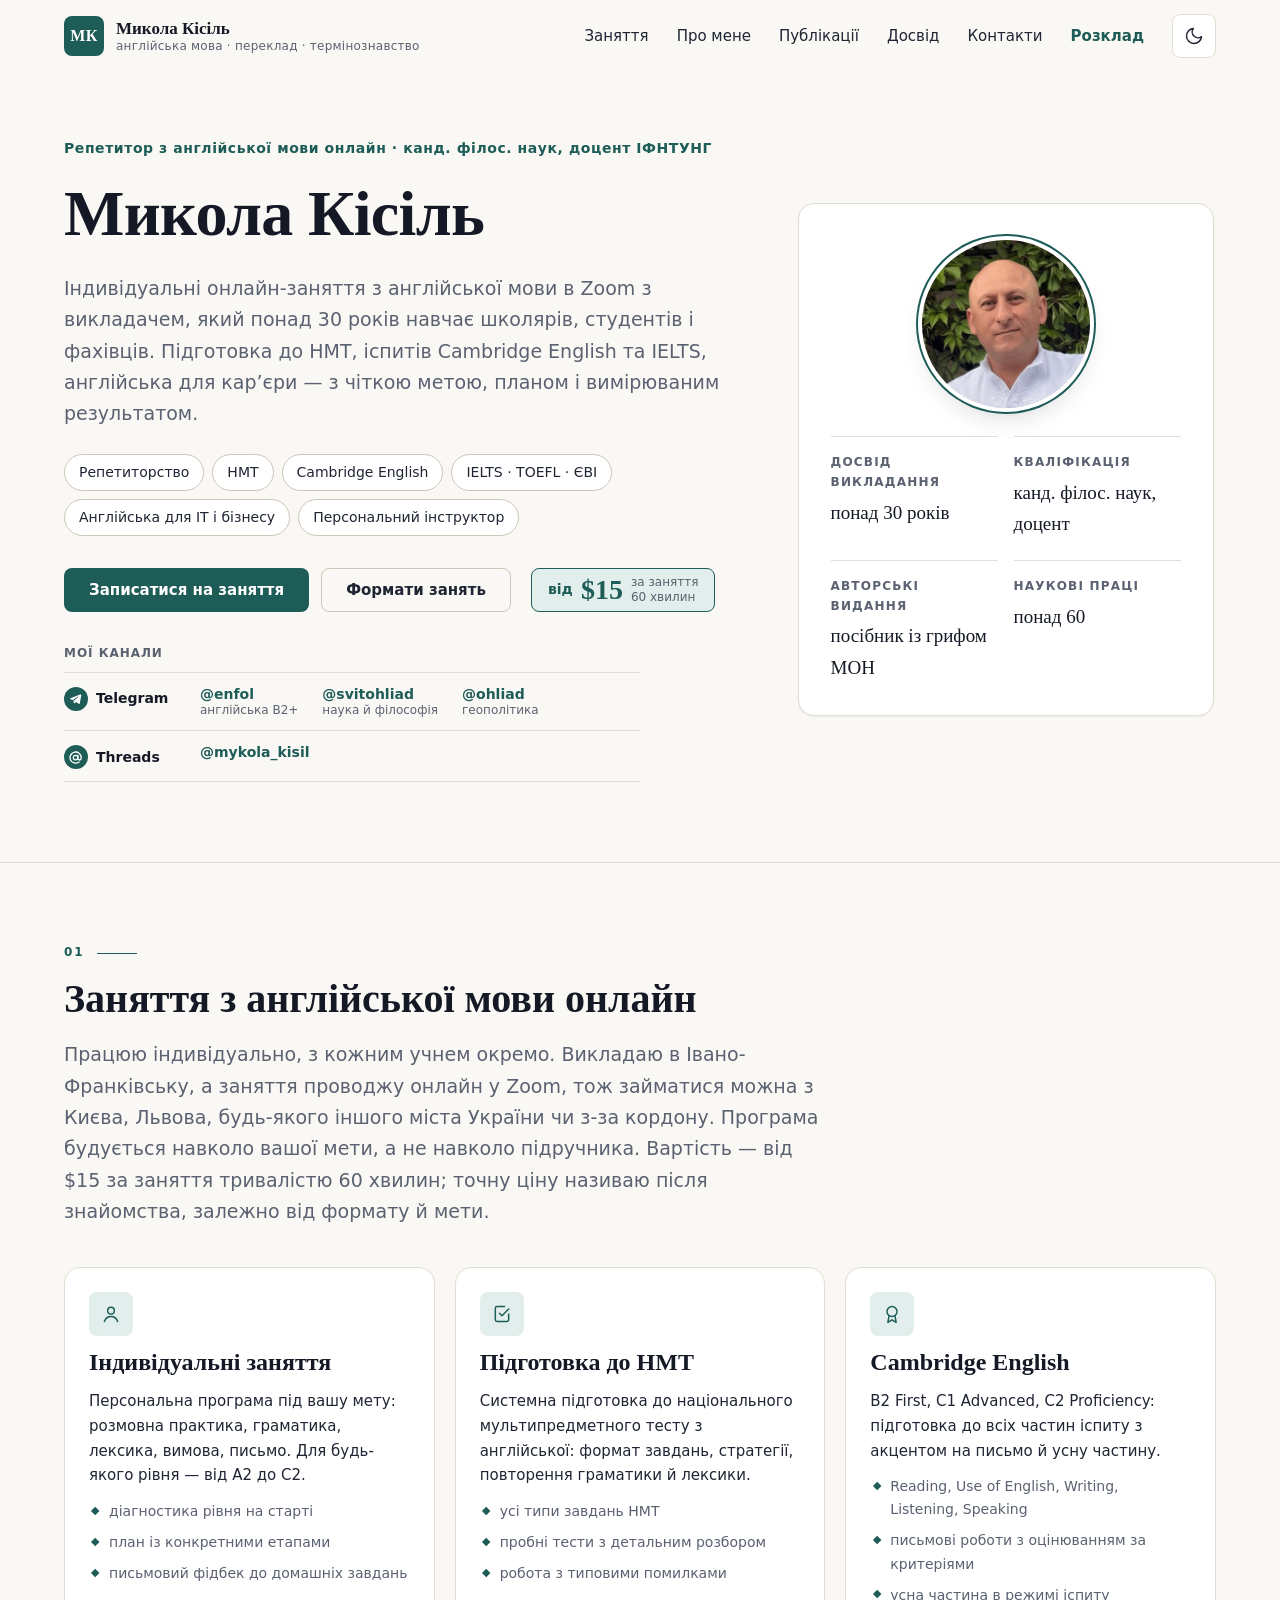
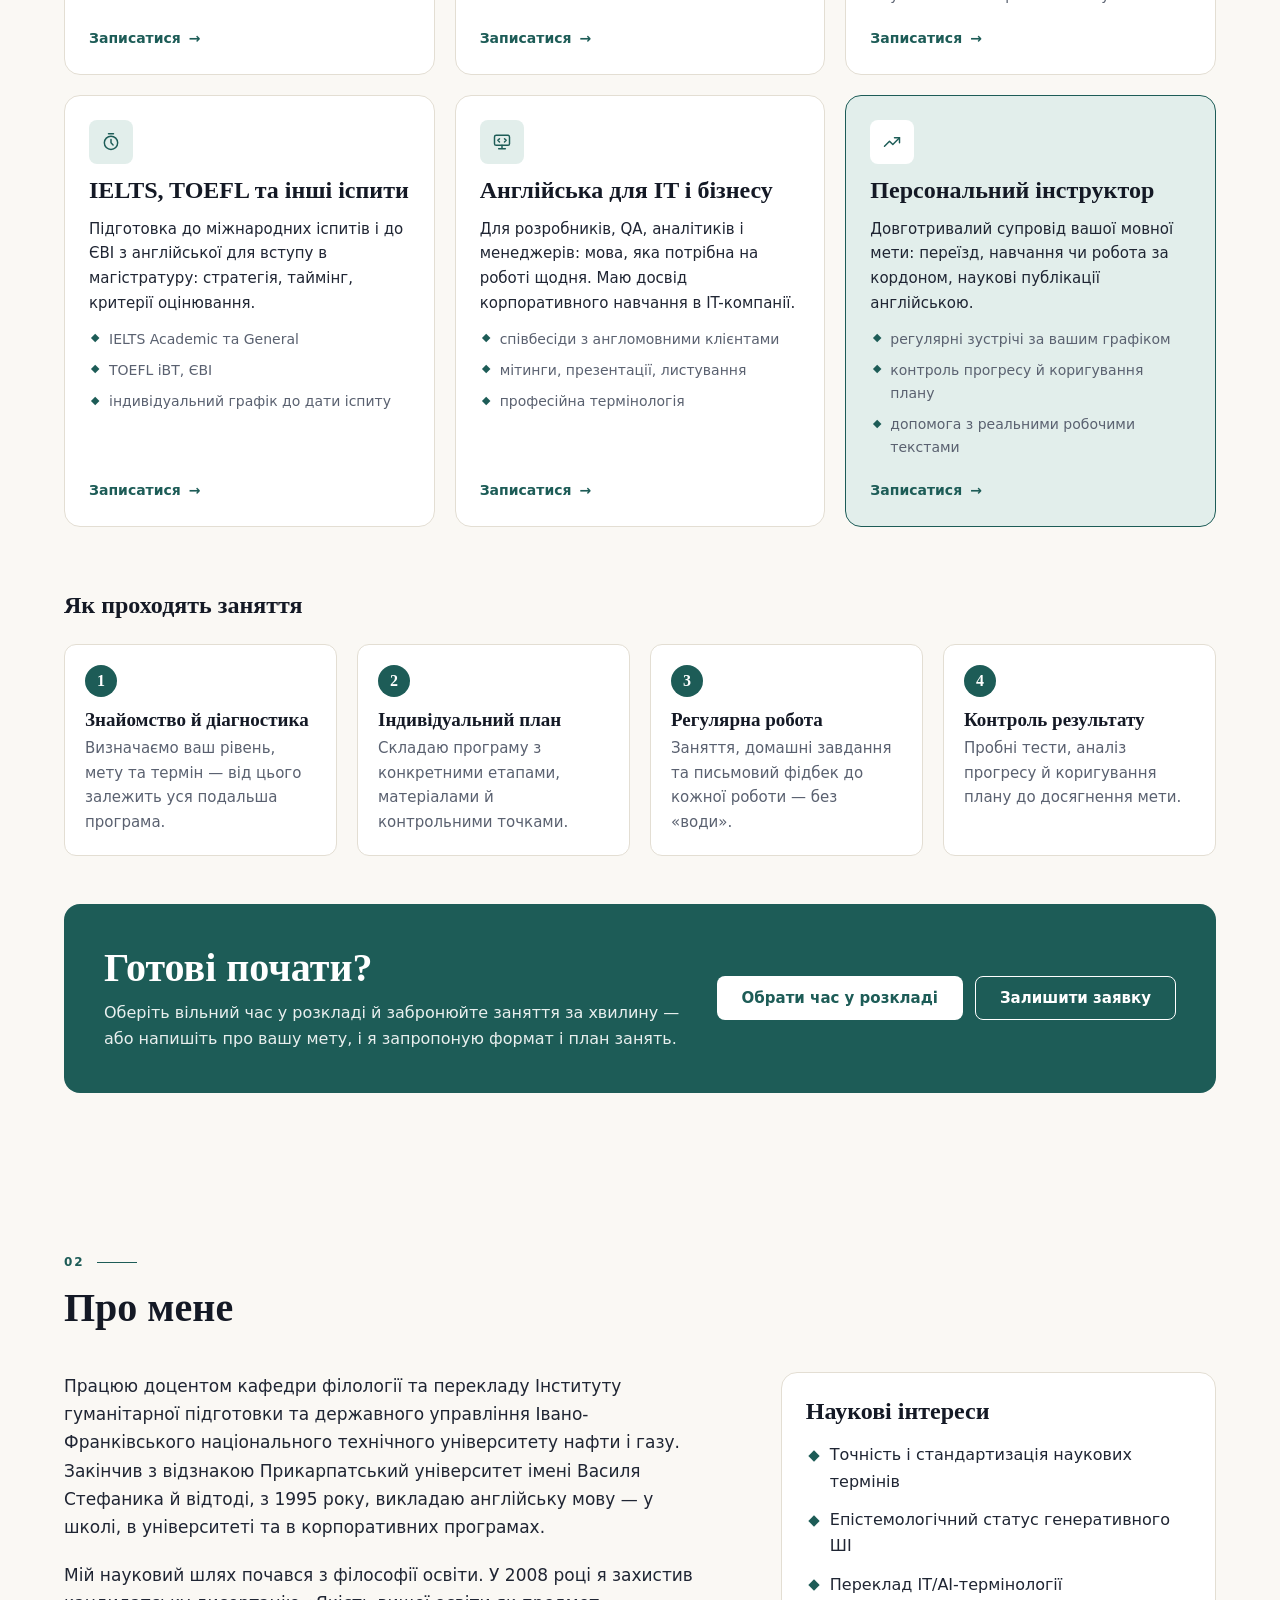
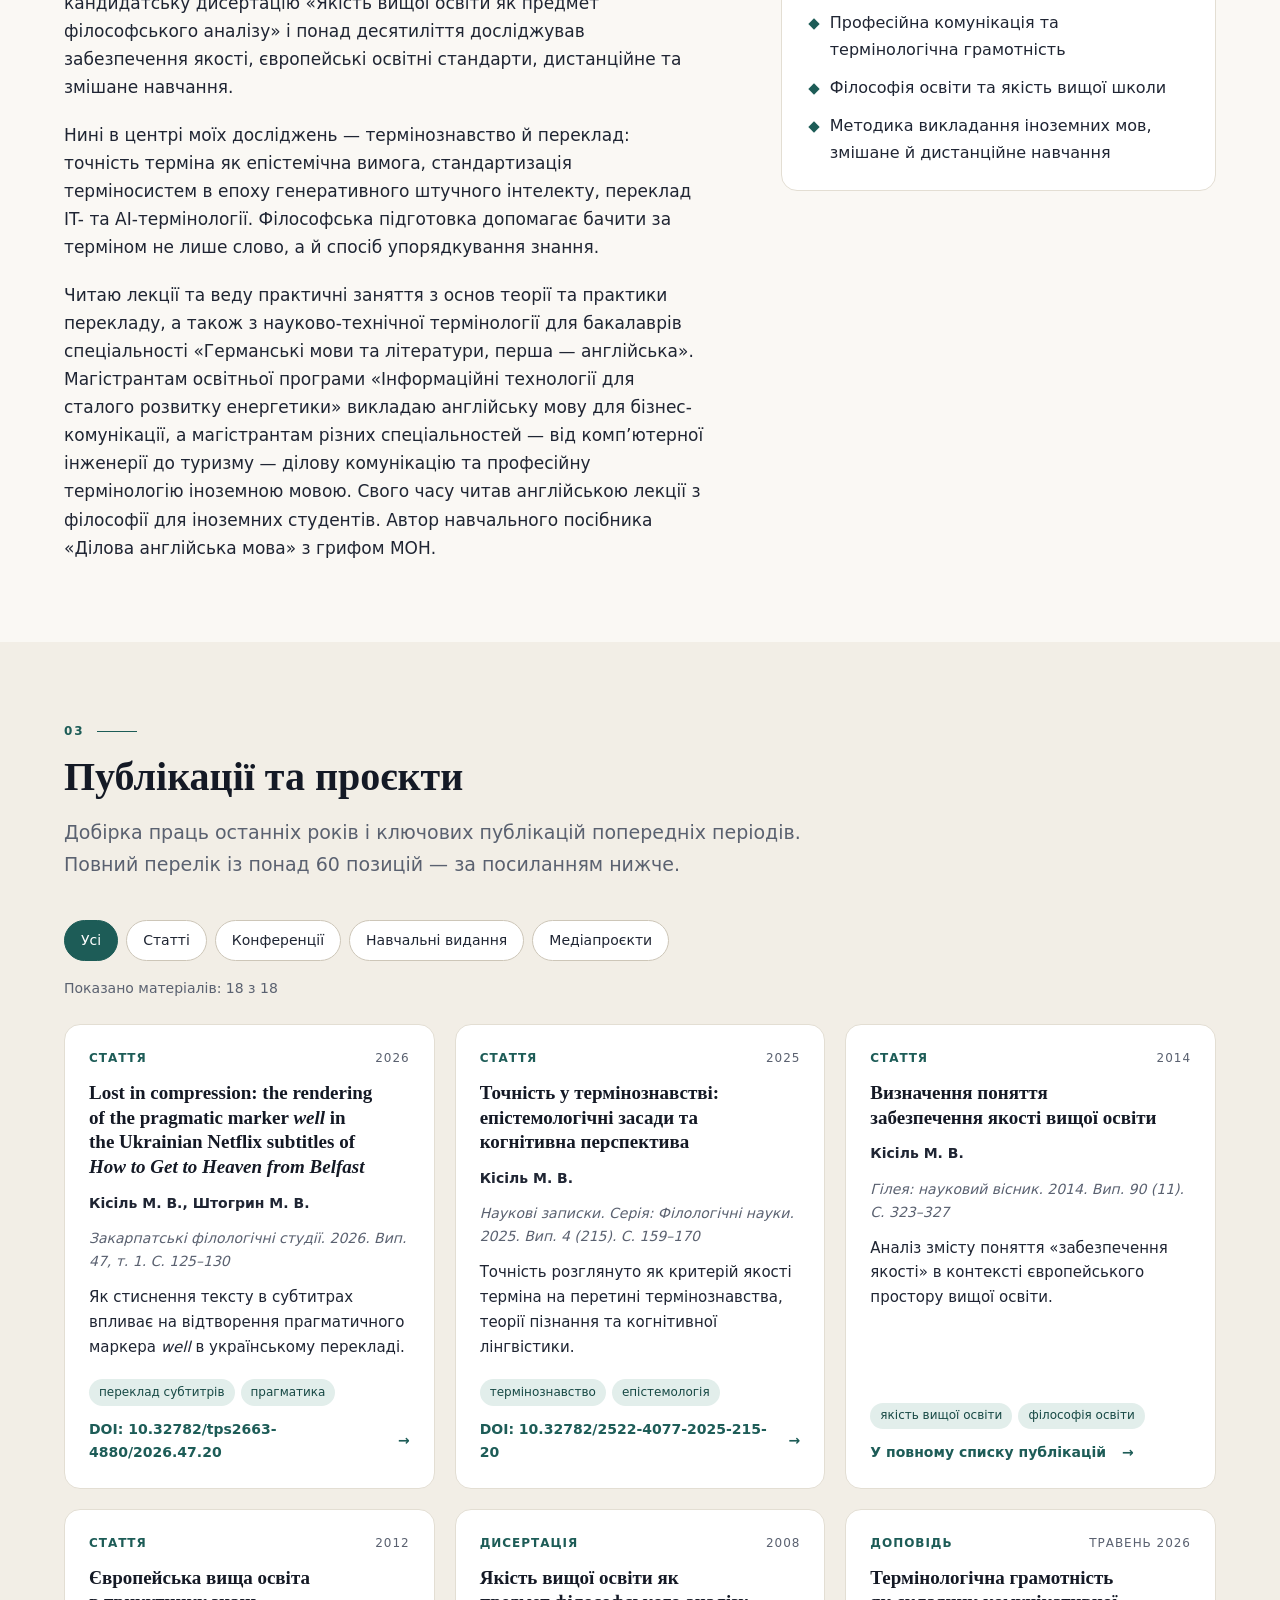
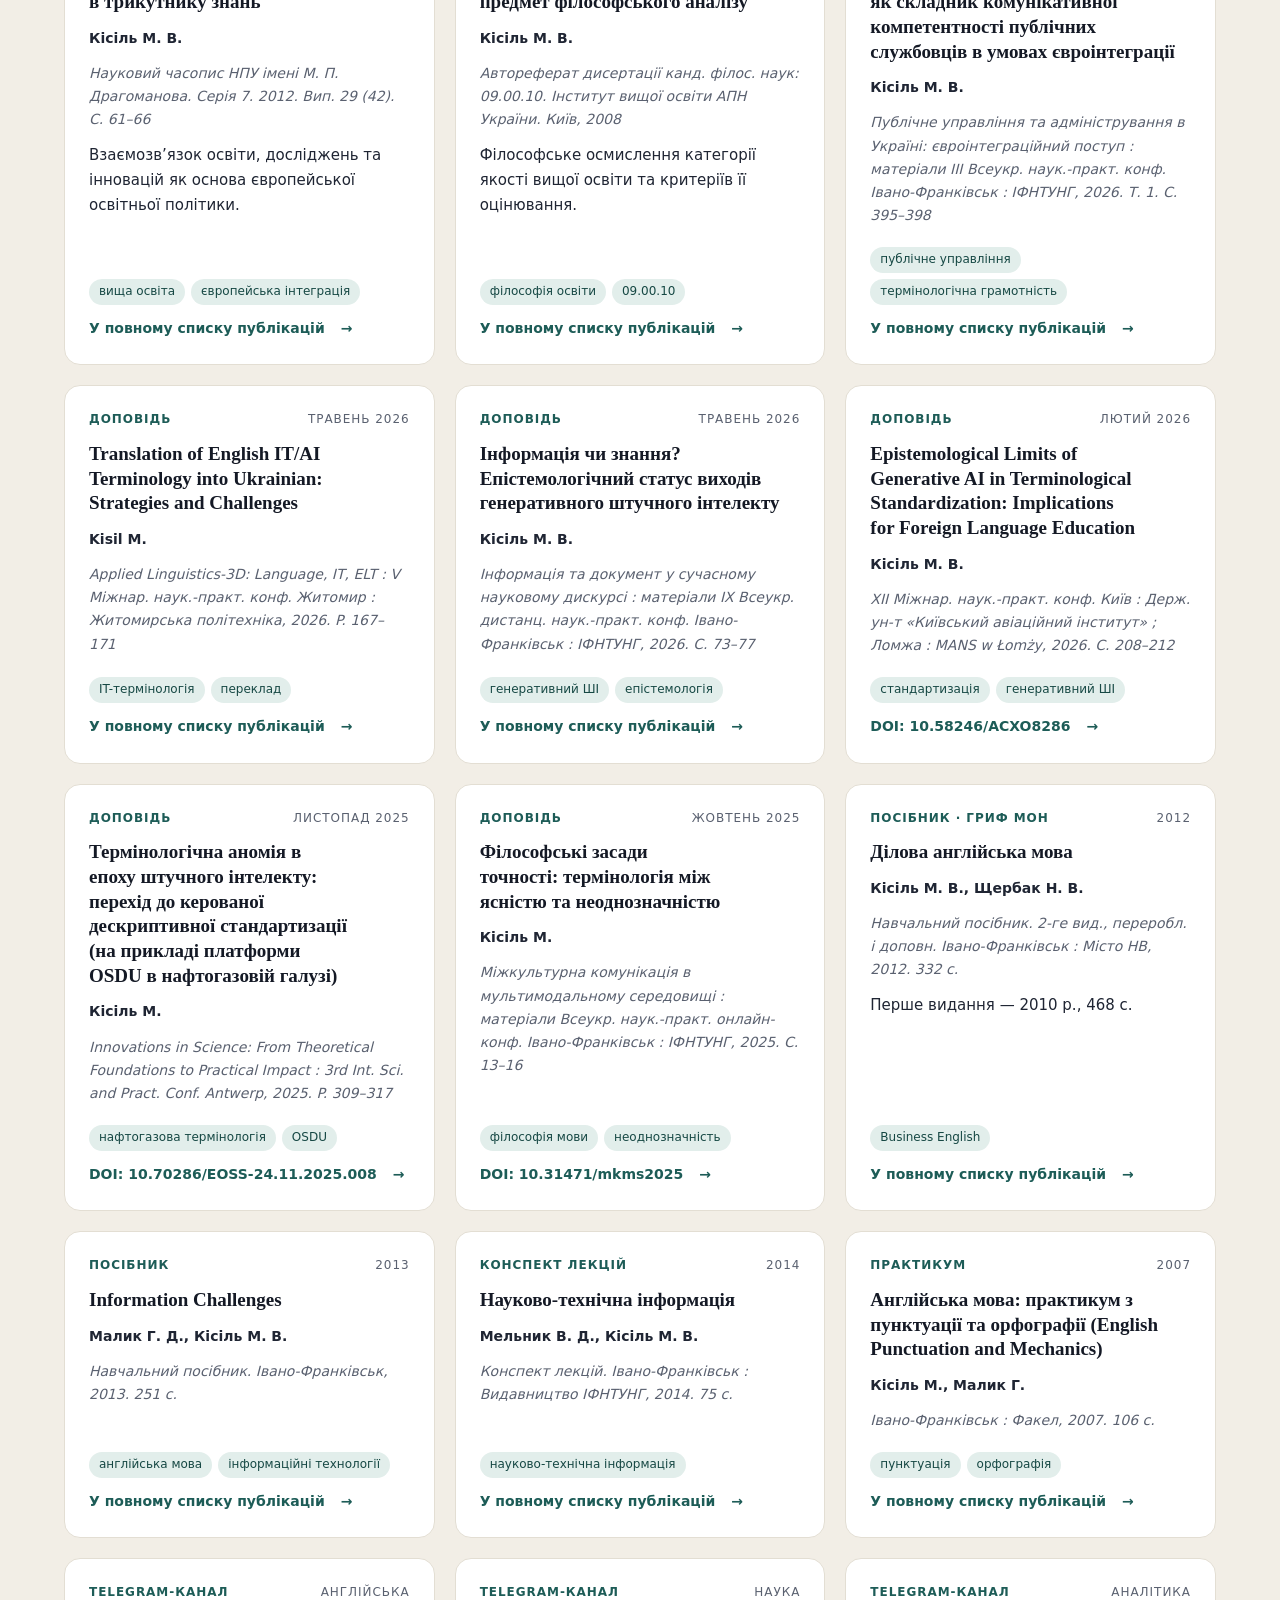
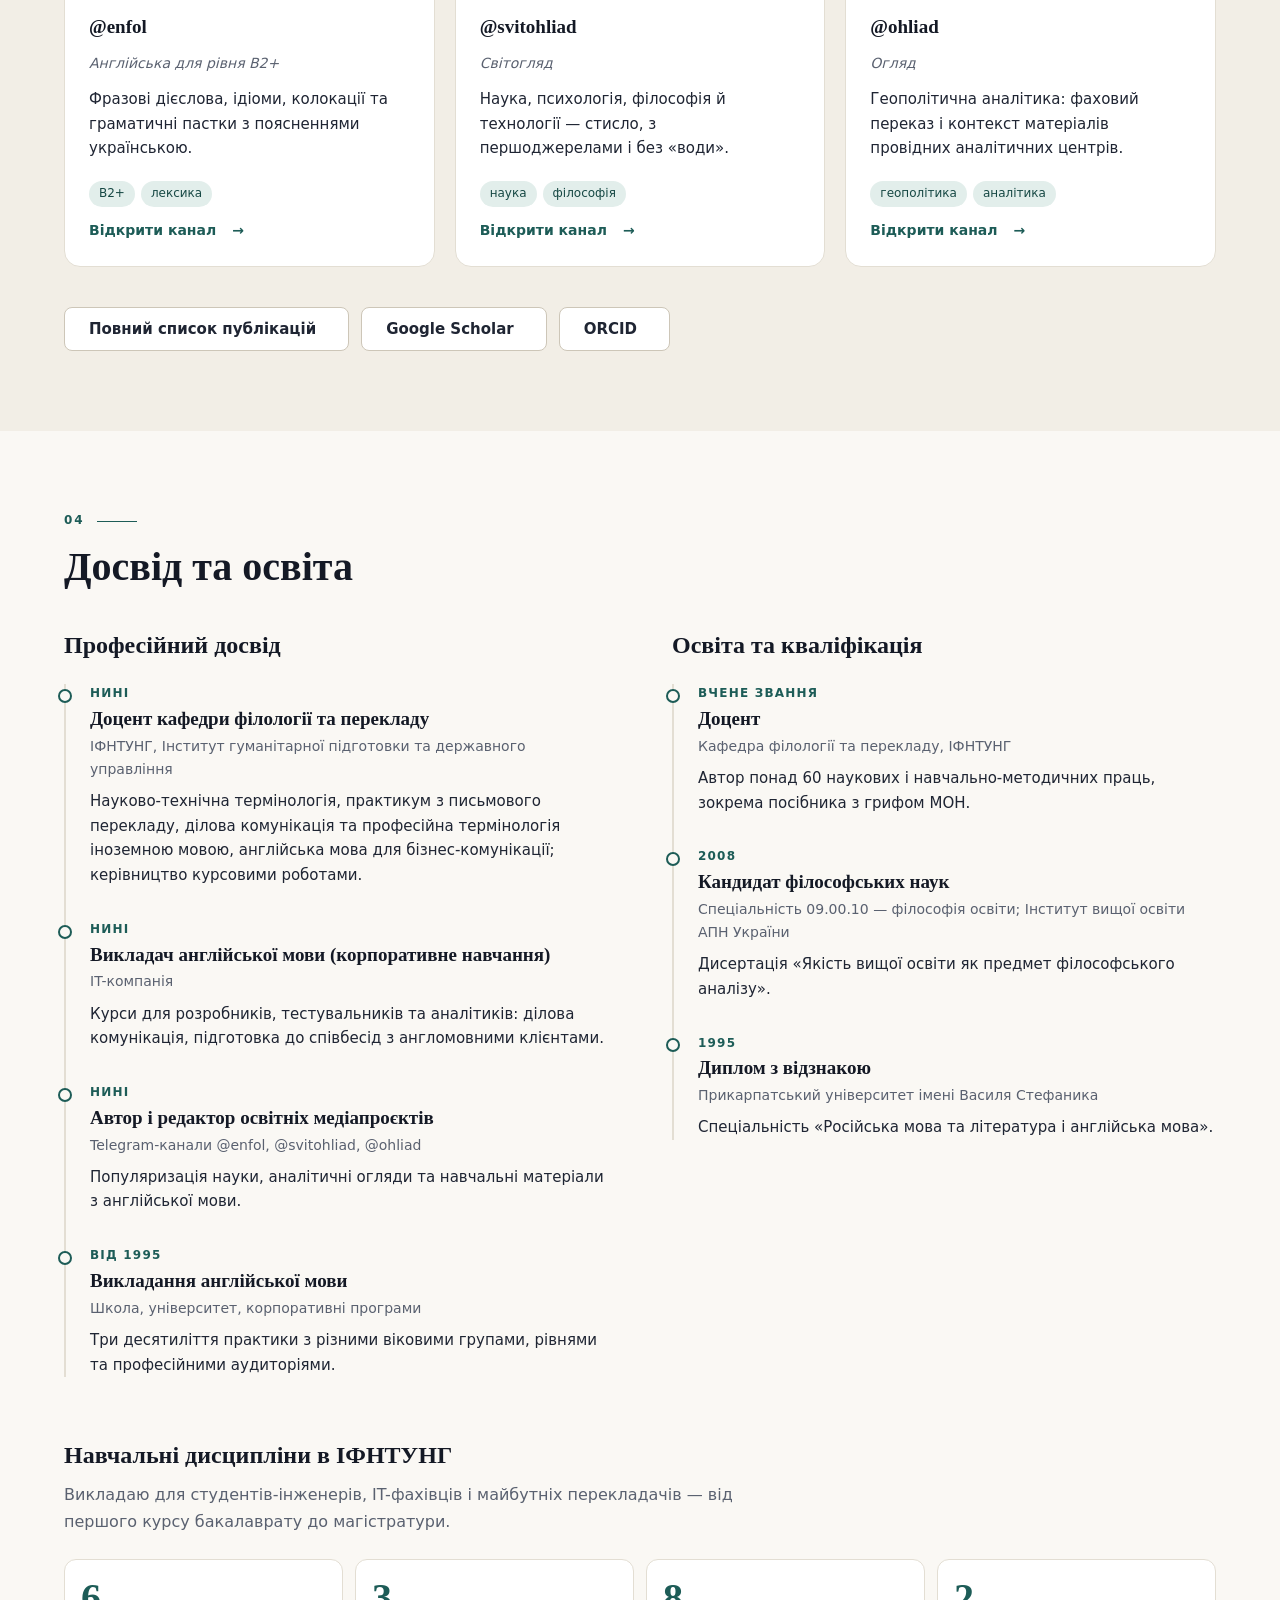
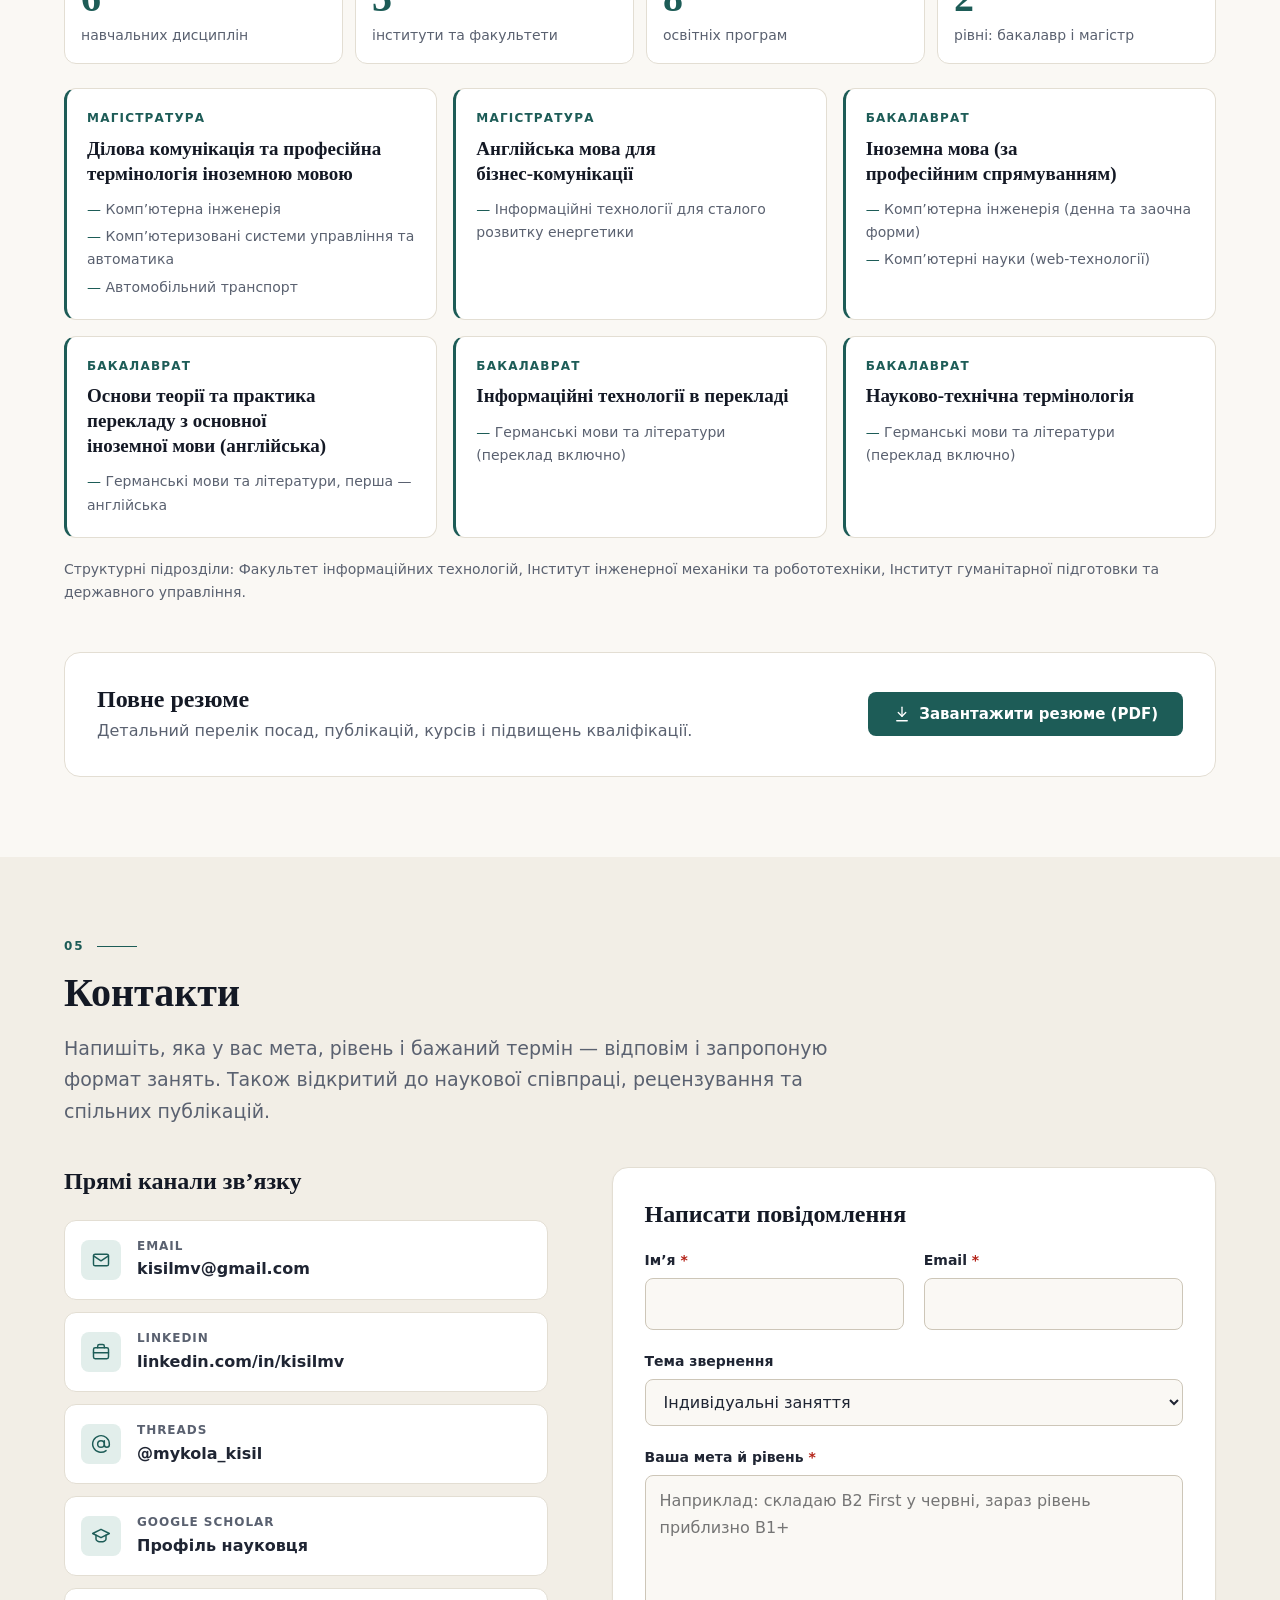
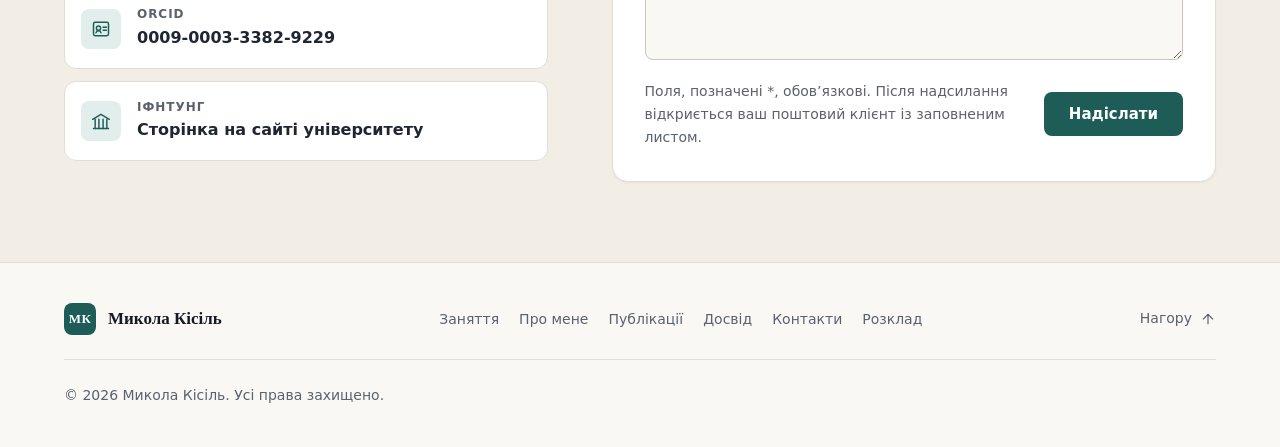
<file: index.html>
<!DOCTYPE html>
<html lang="uk">
<head>
  <meta charset="UTF-8">
  <!-- Google tag (gtag.js) -->
  <script async src="https://www.googletagmanager.com/gtag/js?id=G-495CR8HH3T"></script>
  <script>
    window.dataLayer = window.dataLayer || [];
    function gtag(){dataLayer.push(arguments);}
    gtag('js', new Date());

    gtag('config', 'G-495CR8HH3T');
  </script>
  <meta name="viewport" content="width=device-width, initial-scale=1">
  <title>Репетитор з англійської онлайн: НМТ, IELTS, Cambridge — Микола Кісіль</title>
  <link rel="icon" href="favicon.ico" sizes="48x48">
  <link rel="icon" href="favicon.svg" type="image/svg+xml">
  <link rel="icon" href="favicon-32x32.png" type="image/png" sizes="32x32">
  <link rel="apple-touch-icon" href="apple-touch-icon.png">
  <meta name="description" content="Репетитор з англійської мови онлайн у Zoom: підготовка до НМТ, IELTS, Cambridge English (B2 First, C1 Advanced), англійська для IT і бізнесу. Доцент ІФНТУНГ, понад 30 років досвіду. Від $15 за 60 хвилин.">
  <link rel="canonical" href="https://kisilmv.github.io/">
  <meta name="robots" content="index, follow, max-image-preview:large">
  <meta name="author" content="Микола Кісіль">
  <meta name="theme-color" content="#faf8f4">
  <meta property="og:type" content="website">
  <meta property="og:url" content="https://kisilmv.github.io/">
  <meta property="og:site_name" content="Микола Кісіль">
  <meta property="og:title" content="Микола Кісіль — репетитор з англійської мови онлайн">
  <meta property="og:description" content="Індивідуальні заняття в Zoom: НМТ, IELTS, Cambridge English, англійська для IT і бізнесу. Доцент ІФНТУНГ, понад 30 років викладання.">
  <meta property="og:image" content="https://kisilmv.github.io/photo.jpg">
  <meta property="og:image:alt" content="Микола Кісіль, репетитор з англійської мови">
  <meta name="twitter:card" content="summary">
  <meta property="og:locale" content="uk_UA">
  <script type="application/ld+json">
  {
    "@context": "https://schema.org",
    "@graph": [
      {
        "@type": "WebSite",
        "@id": "https://kisilmv.github.io/#website",
        "url": "https://kisilmv.github.io/",
        "name": "Микола Кісіль — репетитор з англійської мови",
        "inLanguage": "uk"
      },
      {
        "@type": "Person",
        "@id": "https://kisilmv.github.io/#person",
        "name": "Микола Кісіль",
        "alternateName": ["Кісіль Микола Васильович", "Mykola Kisil"],
        "url": "https://kisilmv.github.io/",
        "image": "https://kisilmv.github.io/photo.jpg",
        "jobTitle": "Репетитор з англійської мови; доцент кафедри філології та перекладу",
        "honorificSuffix": "канд. філос. наук",
        "worksFor": {
          "@type": "CollegeOrUniversity",
          "name": "Івано-Франківський національний технічний університет нафти і газу",
          "alternateName": "ІФНТУНГ",
          "url": "https://nung.edu.ua/"
        },
        "address": { "@type": "PostalAddress", "addressLocality": "Івано-Франківськ", "addressCountry": "UA" },
        "knowsLanguage": ["uk", "en"],
        "knowsAbout": ["англійська мова", "НМТ з англійської", "IELTS", "Cambridge English", "переклад", "термінознавство"],
        "email": "mailto:kisilmv@gmail.com",
        "sameAs": [
          "https://www.linkedin.com/in/kisilmv/",
          "https://orcid.org/0009-0003-3382-9229",
          "https://scholar.google.com.ua/citations?user=8DQ0Q4oAAAAJ",
          "https://www.threads.com/@mykola_kisil",
          "https://nung.edu.ua/person/kisil-mykola-vasylovych"
        ],
        "makesOffer": {
          "@type": "Offer",
          "priceSpecification": {
            "@type": "PriceSpecification",
            "minPrice": 15,
            "priceCurrency": "USD",
            "unitText": "заняття 60 хв"
          },
          "itemOffered": {
            "@type": "Service",
            "name": "Індивідуальні онлайн-заняття з англійської мови",
            "serviceType": "Репетиторство з англійської мови",
            "description": "Заняття в Zoom тривалістю 60 хвилин: загальна англійська A2–C2, підготовка до НМТ, IELTS, TOEFL, ЄВІ, Cambridge English, англійська для IT і бізнесу.",
            "areaServed": { "@type": "Country", "name": "Україна" },
            "availableChannel": { "@type": "ServiceChannel", "serviceUrl": "https://kisilmv.github.io/#contacts" }
          }
        }
      }
    ]
  }
  </script>
  <script>
    (function () {
      var theme = null;
      try { theme = window.localStorage.getItem('theme'); } catch (error) { theme = null; }
      if (theme !== 'light' && theme !== 'dark') {
        theme = window.matchMedia && window.matchMedia('(prefers-color-scheme: dark)').matches ? 'dark' : 'light';
      }
      document.documentElement.setAttribute('data-theme', theme);
    })();
  </script>
  <link rel="stylesheet" href="styles.css?v=20260928d">
  <script src="script.js?v=20260928" defer></script>
</head>
<body>
  <a class="skip-link" href="#main">Перейти до основного вмісту</a>

  <header class="site-header">
    <div class="container header-inner">
      <a class="brand" href="#top" aria-label="Микола Кісіль — на початок сторінки">
        <span class="brand-mark" aria-hidden="true">МК</span>
        <span class="brand-text">
          <span class="brand-name">Микола Кісіль</span>
          <span class="brand-role">англійська мова · переклад · термінознавство</span>
        </span>
      </a>

      <div class="header-actions">
        <button class="icon-button theme-toggle" type="button" aria-pressed="false" aria-label="Темна тема" title="Перемкнути тему">
          <svg class="icon icon-moon" width="20" height="20" viewBox="0 0 24 24" fill="none" stroke="currentColor" stroke-width="1.75" stroke-linecap="round" stroke-linejoin="round" aria-hidden="true" focusable="false">
            <path d="M21 12.79A9 9 0 1 1 11.21 3 7 7 0 0 0 21 12.79z"/>
          </svg>
          <svg class="icon icon-sun" width="20" height="20" viewBox="0 0 24 24" fill="none" stroke="currentColor" stroke-width="1.75" stroke-linecap="round" stroke-linejoin="round" aria-hidden="true" focusable="false">
            <circle cx="12" cy="12" r="4"/>
            <path d="M12 2v2M12 20v2M4.93 4.93l1.41 1.41M17.66 17.66l1.41 1.41M2 12h2M20 12h2M4.93 19.07l1.41-1.41M17.66 6.34l1.41-1.41"/>
          </svg>
        </button>

        <button class="icon-button nav-toggle" type="button" aria-controls="site-nav" aria-expanded="false" aria-label="Відкрити меню">
          <span class="nav-toggle-bar" aria-hidden="true"></span>
          <span class="nav-toggle-bar" aria-hidden="true"></span>
          <span class="nav-toggle-bar" aria-hidden="true"></span>
        </button>

        <nav class="site-nav" id="site-nav" aria-label="Основна навігація">
          <ul class="nav-list">
            <li><a class="nav-link" href="#lessons">Заняття</a></li>
            <li><a class="nav-link" href="#about">Про мене</a></li>
            <li><a class="nav-link" href="#publications">Публікації</a></li>
            <li><a class="nav-link" href="#experience">Досвід</a></li>
            <li><a class="nav-link" href="#contacts">Контакти</a></li>
            <li><a class="nav-link nav-link--accent" href="booking.html">Розклад</a></li>
          </ul>
        </nav>
      </div>
    </div>
  </header>

  <main id="main" tabindex="-1">

    <section class="hero" id="home" aria-labelledby="hero-title">
      <div class="container hero-grid">
        <div class="hero-content">
          <h1 class="hero-title" id="hero-title"><span class="eyebrow">Репетитор з англійської мови онлайн · канд. філос. наук, доцент ІФНТУНГ</span> Микола Кісіль</h1>
          <p class="hero-lead">
            Індивідуальні онлайн-заняття з англійської мови в Zoom з викладачем, який понад 30 років навчає школярів,
            студентів і фахівців. Підготовка до НМТ, іспитів Cambridge English та IELTS, англійська
            для кар’єри — з чіткою метою, планом і вимірюваним результатом.
          </p>
          <ul class="focus-list" aria-label="Напрями занять">
            <li>Репетиторство</li>
            <li>НМТ</li>
            <li>Cambridge English</li>
            <li>IELTS · TOEFL · ЄВІ</li>
            <li>Англійська для IT і бізнесу</li>
            <li>Персональний інструктор</li>
          </ul>
          <div class="hero-actions">
            <a class="btn btn--primary" href="booking.html">Записатися на заняття</a>
            <a class="btn btn--secondary" href="#lessons">Формати занять</a>
            <p class="hero-price"><span class="hero-price-from">від</span> <strong>$15</strong> <span class="hero-price-unit">за заняття<br>60 хвилин</span></p>
          </div>

          <div class="follow" aria-labelledby="follow-title">
            <p class="follow-title" id="follow-title">Мої канали</p>
            <div class="follow-row">
              <p class="follow-platform"><span class="follow-badge"><svg class="follow-glyph" width="15" height="15" viewBox="0 0 24 24" aria-hidden="true" focusable="false"><path fill="currentColor" d="M18.9 5.6 3.9 11.4c-.9.4-.9 1.3 0 1.6l3.8 1.2 1.5 4.6c.2.6.9.8 1.4.4l2.2-1.8 4 2.9c.7.5 1.6.1 1.8-.7L21 6.9c.2-1-.9-1.8-2.1-1.3Zm-2.4 3.3-6.7 6-.3 3.1-1.3-4.1 7.8-5.2c.4-.2.8.1.5.2Z"/></svg></span>Telegram</p>
              <ul class="follow-items">
              <li><a class="follow-link" href="https://t.me/enfol" target="_blank" rel="noopener noreferrer"><span class="follow-handle">@enfol</span><span class="follow-desc">англійська B2+</span><span class="visually-hidden"> — Telegram-канал (відкриється в новій вкладці)</span></a></li>
              <li><a class="follow-link" href="https://t.me/svitohliad" target="_blank" rel="noopener noreferrer"><span class="follow-handle">@svitohliad</span><span class="follow-desc">наука й філософія</span><span class="visually-hidden"> — Telegram-канал (відкриється в новій вкладці)</span></a></li>
              <li><a class="follow-link" href="https://t.me/ohliad" target="_blank" rel="noopener noreferrer"><span class="follow-handle">@ohliad</span><span class="follow-desc">геополітика</span><span class="visually-hidden"> — Telegram-канал (відкриється в новій вкладці)</span></a></li>
              </ul>
            </div>
            <div class="follow-row">
              <p class="follow-platform"><span class="follow-badge"><svg class="follow-glyph" width="15" height="15" viewBox="0 0 24 24" aria-hidden="true" focusable="false"><g fill="none" stroke="currentColor" stroke-width="2.1" stroke-linecap="round"><circle cx="12" cy="12" r="3.6"/><path d="M15.6 8.6v4.6a2.6 2.6 0 0 0 5.2 0V12a8.8 8.8 0 1 0-3.4 6.9"/></g></svg></span>Threads</p>
              <ul class="follow-items">
              <li><a class="follow-link" href="https://www.threads.com/@mykola_kisil" target="_blank" rel="noopener noreferrer"><span class="follow-handle">@mykola_kisil</span><span class="visually-hidden"> — профіль у Threads (відкриється в новій вкладці)</span></a></li>
              </ul>
            </div>
          </div>
        </div>

        <aside class="hero-card" aria-label="Коротко про мене">
          <figure class="hero-photo">
            <img src="photo.jpg" width="340" height="340" alt="Микола Кісіль, репетитор з англійської мови, портрет" fetchpriority="high">
          </figure>
          <dl class="facts">
            <div class="fact">
              <dt>Досвід викладання</dt>
              <dd>понад 30 років</dd>
            </div>
            <div class="fact">
              <dt>Кваліфікація</dt>
              <dd>канд. філос. наук, доцент</dd>
            </div>
            <div class="fact">
              <dt>Авторські видання</dt>
              <dd>посібник із грифом МОН</dd>
            </div>
            <div class="fact">
              <dt>Наукові праці</dt>
              <dd>понад 60</dd>
            </div>
          </dl>
        </aside>
      </div>
    </section>

    <section class="section" id="lessons" aria-labelledby="lessons-title">
      <div class="container">
        <header class="section-header">
          <p class="section-kicker">01</p>
          <h2 class="section-title" id="lessons-title">Заняття з англійської мови онлайн</h2>
          <p class="section-intro">
            Працюю індивідуально, з кожним учнем окремо. Викладаю в Івано-Франківську, а заняття проводжу онлайн у Zoom,
            тож займатися можна з Києва, Львова, будь-якого іншого міста України чи з-за кордону. Програма будується навколо
            вашої мети, а не навколо підручника. Вартість — від $15 за заняття тривалістю 60 хвилин; точну ціну називаю після
            знайомства, залежно від формату й мети.
          </p>
        </header>

        <div class="service-grid">
          <article class="service-card">
            <div class="service-icon" aria-hidden="true">
              <svg class="icon" width="20" height="20" viewBox="0 0 24 24" fill="none" stroke="currentColor" stroke-width="1.75" stroke-linecap="round" stroke-linejoin="round" focusable="false">
                <circle cx="12" cy="8" r="4"/>
                <path d="M4 21c1.5-4 4.5-6 8-6s6.5 2 8 6"/>
              </svg>
            </div>
            <h3 class="service-title">Індивідуальні заняття</h3>
            <p class="service-text">Персональна програма під вашу мету: розмовна практика, граматика, лексика, вимова, письмо. Для будь-якого рівня — від A2 до C2.</p>
            <ul class="service-points">
              <li>діагностика рівня на старті</li>
              <li>план із конкретними етапами</li>
              <li>письмовий фідбек до домашніх завдань</li>
            </ul>
            <a class="service-cta" href="#contacts" data-topic="Індивідуальні заняття">Записатися</a>
          </article>

          <article class="service-card">
            <div class="service-icon" aria-hidden="true">
              <svg class="icon" width="20" height="20" viewBox="0 0 24 24" fill="none" stroke="currentColor" stroke-width="1.75" stroke-linecap="round" stroke-linejoin="round" focusable="false">
                <path d="M9 11l3 3 8-8"/>
                <path d="M20 12v7a2 2 0 0 1-2 2H6a2 2 0 0 1-2-2V5a2 2 0 0 1 2-2h9"/>
              </svg>
            </div>
            <h3 class="service-title">Підготовка до НМТ</h3>
            <p class="service-text">Системна підготовка до національного мультипредметного тесту з англійської: формат завдань, стратегії, повторення граматики й лексики.</p>
            <ul class="service-points">
              <li>усі типи завдань НМТ</li>
              <li>пробні тести з детальним розбором</li>
              <li>робота з типовими помилками</li>
            </ul>
            <a class="service-cta" href="#contacts" data-topic="Підготовка до НМТ">Записатися</a>
          </article>

          <article class="service-card">
            <div class="service-icon" aria-hidden="true">
              <svg class="icon" width="20" height="20" viewBox="0 0 24 24" fill="none" stroke="currentColor" stroke-width="1.75" stroke-linecap="round" stroke-linejoin="round" focusable="false">
                <circle cx="12" cy="9" r="6"/>
                <path d="M8.5 14 7 22l5-3 5 3-1.5-8"/>
              </svg>
            </div>
            <h3 class="service-title">Cambridge English</h3>
            <p class="service-text">B2 First, C1 Advanced, C2 Proficiency: підготовка до всіх частин іспиту з акцентом на письмо й усну частину.</p>
            <ul class="service-points">
              <li>Reading, Use of English, Writing, Listening, Speaking</li>
              <li>письмові роботи з оцінюванням за критеріями</li>
              <li>усна частина в режимі іспиту</li>
            </ul>
            <a class="service-cta" href="#contacts" data-topic="Cambridge English">Записатися</a>
          </article>

          <article class="service-card">
            <div class="service-icon" aria-hidden="true">
              <svg class="icon" width="20" height="20" viewBox="0 0 24 24" fill="none" stroke="currentColor" stroke-width="1.75" stroke-linecap="round" stroke-linejoin="round" focusable="false">
                <circle cx="12" cy="13" r="8"/>
                <path d="M12 9v4l2.5 2.5"/>
                <path d="M9 2h6"/>
              </svg>
            </div>
            <h3 class="service-title">IELTS, TOEFL та інші іспити</h3>
            <p class="service-text">Підготовка до міжнародних іспитів і до ЄВІ з англійської для вступу в магістратуру: стратегія, таймінг, критерії оцінювання.</p>
            <ul class="service-points">
              <li>IELTS Academic та General</li>
              <li>TOEFL iBT, ЄВІ</li>
              <li>індивідуальний графік до дати іспиту</li>
            </ul>
            <a class="service-cta" href="#contacts" data-topic="IELTS, TOEFL та інші іспити">Записатися</a>
          </article>

          <article class="service-card">
            <div class="service-icon" aria-hidden="true">
              <svg class="icon" width="20" height="20" viewBox="0 0 24 24" fill="none" stroke="currentColor" stroke-width="1.75" stroke-linecap="round" stroke-linejoin="round" focusable="false">
                <rect x="3" y="4" width="18" height="12" rx="2"/>
                <path d="M8 20h8M12 16v4"/>
                <path d="m9 8-2 2 2 2M15 8l2 2-2 2"/>
              </svg>
            </div>
            <h3 class="service-title">Англійська для IT і бізнесу</h3>
            <p class="service-text">Для розробників, QA, аналітиків і менеджерів: мова, яка потрібна на роботі щодня. Маю досвід корпоративного навчання в IT-компанії.</p>
            <ul class="service-points">
              <li>співбесіди з англомовними клієнтами</li>
              <li>мітинги, презентації, листування</li>
              <li>професійна термінологія</li>
            </ul>
            <a class="service-cta" href="#contacts" data-topic="Англійська для IT і бізнесу">Записатися</a>
          </article>

          <article class="service-card service-card--accent">
            <div class="service-icon" aria-hidden="true">
              <svg class="icon" width="20" height="20" viewBox="0 0 24 24" fill="none" stroke="currentColor" stroke-width="1.75" stroke-linecap="round" stroke-linejoin="round" focusable="false">
                <path d="M3 17l6-6 4 4 8-8"/>
                <path d="M15 7h6v6"/>
              </svg>
            </div>
            <h3 class="service-title">Персональний інструктор</h3>
            <p class="service-text">Довготривалий супровід вашої мовної мети: переїзд, навчання чи робота за кордоном, наукові публікації англійською.</p>
            <ul class="service-points">
              <li>регулярні зустрічі за вашим графіком</li>
              <li>контроль прогресу й коригування плану</li>
              <li>допомога з реальними робочими текстами</li>
            </ul>
            <a class="service-cta" href="#contacts" data-topic="Персональний інструктор">Записатися</a>
          </article>
        </div>

        <div class="process">
          <h3 class="process-title">Як проходять заняття</h3>
          <ol class="steps">
            <li class="step">
              <h4 class="step-title">Знайомство й діагностика</h4>
              <p class="step-text">Визначаємо ваш рівень, мету та термін — від цього залежить уся подальша програма.</p>
            </li>
            <li class="step">
              <h4 class="step-title">Індивідуальний план</h4>
              <p class="step-text">Складаю програму з конкретними етапами, матеріалами й контрольними точками.</p>
            </li>
            <li class="step">
              <h4 class="step-title">Регулярна робота</h4>
              <p class="step-text">Заняття, домашні завдання та письмовий фідбек до кожної роботи — без «води».</p>
            </li>
            <li class="step">
              <h4 class="step-title">Контроль результату</h4>
              <p class="step-text">Пробні тести, аналіз прогресу й коригування плану до досягнення мети.</p>
            </li>
          </ol>
        </div>

        <div class="cta-band">
          <div>
            <h3 class="cta-title">Готові почати?</h3>
            <p class="cta-text">Оберіть вільний час у розкладі й забронюйте заняття за хвилину — або напишіть про вашу мету, і я запропоную формат і план занять.</p>
          </div>
          <div class="cta-actions">
            <a class="btn btn--primary" href="booking.html">Обрати час у розкладі</a>
            <a class="btn btn--secondary" href="#contacts">Залишити заявку</a>
          </div>
        </div>
      </div>
    </section>

    <section class="section" id="about" aria-labelledby="about-title">
      <div class="container">
        <header class="section-header">
          <p class="section-kicker">02</p>
          <h2 class="section-title" id="about-title">Про мене</h2>
        </header>

        <div class="about-grid">
          <div class="prose">
            <p>
              Працюю доцентом кафедри філології та перекладу Інституту гуманітарної підготовки та державного
              управління Івано-Франківського національного технічного університету нафти і газу. Закінчив
              з відзнакою Прикарпатський університет імені Василя Стефаника й відтоді, з 1995 року, викладаю
              англійську мову — у школі, в університеті та в корпоративних програмах.
            </p>
            <p>
              Мій науковий шлях почався з філософії освіти. У 2008 році я захистив кандидатську дисертацію
              «Якість вищої освіти як предмет філософського аналізу» і понад десятиліття досліджував
              забезпечення якості, європейські освітні стандарти, дистанційне та змішане навчання.
            </p>
            <p>
              Нині в центрі моїх досліджень — термінознавство й переклад: точність терміна як епістемічна
              вимога, стандартизація терміносистем в епоху генеративного штучного інтелекту, переклад
              IT- та AI-термінології. Філософська підготовка допомагає бачити
              за терміном не лише слово, а й спосіб упорядкування знання.
            </p>
            <p>
              Читаю лекції та веду практичні заняття з основ теорії та практики перекладу, а також
              з науково-технічної термінології для бакалаврів спеціальності «Германські мови та літератури,
              перша — англійська». Магістрантам освітньої програми «Інформаційні технології для сталого розвитку
              енергетики» викладаю англійську мову для бізнес-комунікації, а магістрантам різних спеціальностей —
              від комп’ютерної інженерії до туризму — ділову комунікацію та професійну термінологію іноземною мовою. Свого часу читав англійською
              лекції з філософії для іноземних студентів. Автор навчального посібника «Ділова англійська мова»
              з грифом МОН.
            </p>
          </div>

          <aside class="interests" aria-labelledby="interests-title">
            <h3 id="interests-title">Наукові інтереси</h3>
            <ul>
              <li>Точність і стандартизація наукових термінів</li>
              <li>Епістемологічний статус генеративного ШІ</li>
              <li>Переклад IT/AI-термінології</li>
              <li>Професійна комунікація та термінологічна грамотність</li>
              <li>Філософія освіти та якість вищої школи</li>
              <li>Методика викладання іноземних мов, змішане й дистанційне навчання</li>
            </ul>
          </aside>
        </div>
      </div>
    </section>

    <section class="section section--alt" id="publications" aria-labelledby="publications-title">
      <div class="container">
        <header class="section-header">
          <p class="section-kicker">03</p>
          <h2 class="section-title" id="publications-title">Публікації та проєкти</h2>
          <p class="section-intro">
            Добірка праць останніх років і ключових публікацій попередніх періодів.
            Повний перелік із понад 60 позицій — за посиланням нижче.
          </p>
        </header>

        <div class="filter-bar" role="group" aria-label="Фільтр за категорією">
          <button class="filter-btn" type="button" data-filter="all" aria-pressed="true">Усі</button>
          <button class="filter-btn" type="button" data-filter="articles" aria-pressed="false">Статті</button>
          <button class="filter-btn" type="button" data-filter="conferences" aria-pressed="false">Конференції</button>
          <button class="filter-btn" type="button" data-filter="teaching" aria-pressed="false">Навчальні видання</button>
          <button class="filter-btn" type="button" data-filter="media" aria-pressed="false">Медіапроєкти</button>
        </div>
        <p class="filter-status" id="filter-status" aria-live="polite"></p>

        <div class="card-grid">

          <!-- Статті -->
          <article class="card" data-category="articles">
            <div class="card-meta">
              <span class="card-type">Стаття</span>
              <time datetime="2026">2026</time>
            </div>
            <h3 class="card-title" lang="en">Lost in compression: the rendering of the pragmatic marker <i>well</i> in the Ukrainian Netflix subtitles of <i>How to Get to Heaven from Belfast</i></h3>
            <p class="card-authors">Кісіль М. В., Штогрин М. В.</p>
            <p class="card-venue">Закарпатські філологічні студії. 2026. Вип. 47, т. 1. С. 125–130</p>
            <p class="card-text">Як стиснення тексту в субтитрах впливає на відтворення прагматичного маркера <i lang="en">well</i> в українському перекладі.</p>
            <ul class="tag-list" aria-label="Теги">
              <li class="tag">переклад субтитрів</li>
              <li class="tag">прагматика</li>
            </ul>
            <a class="card-link" href="https://doi.org/10.32782/tps2663-4880/2026.47.20" target="_blank" rel="noopener noreferrer">
              DOI: 10.32782/tps2663-4880/2026.47.20<span class="visually-hidden"> (відкриється в новій вкладці)</span>
            </a>
          </article>

          <article class="card" data-category="articles">
            <div class="card-meta">
              <span class="card-type">Стаття</span>
              <time datetime="2025">2025</time>
            </div>
            <h3 class="card-title">Точність у термінознавстві: епістемологічні засади та когнітивна перспектива</h3>
            <p class="card-authors">Кісіль М. В.</p>
            <p class="card-venue">Наукові записки. Серія: Філологічні науки. 2025. Вип. 4 (215). С. 159–170</p>
            <p class="card-text">Точність розглянуто як критерій якості терміна на перетині термінознавства, теорії пізнання та когнітивної лінгвістики.</p>
            <ul class="tag-list" aria-label="Теги">
              <li class="tag">термінознавство</li>
              <li class="tag">епістемологія</li>
            </ul>
            <a class="card-link" href="https://doi.org/10.32782/2522-4077-2025-215-20" target="_blank" rel="noopener noreferrer">
              DOI: 10.32782/2522-4077-2025-215-20<span class="visually-hidden"> (відкриється в новій вкладці)</span>
            </a>
          </article>

          <article class="card" data-category="articles">
            <div class="card-meta">
              <span class="card-type">Стаття</span>
              <time datetime="2014">2014</time>
            </div>
            <h3 class="card-title">Визначення поняття забезпечення якості вищої освіти</h3>
            <p class="card-authors">Кісіль М. В.</p>
            <p class="card-venue">Гілея: науковий вісник. 2014. Вип. 90 (11). С. 323–327</p>
            <p class="card-text">Аналіз змісту поняття «забезпечення якості» в контексті європейського простору вищої освіти.</p>
            <ul class="tag-list" aria-label="Теги">
              <li class="tag">якість вищої освіти</li>
              <li class="tag">філософія освіти</li>
            </ul>
            <a class="card-link" href="https://kisilmv.blogspot.com/p/blog-page_13.html" target="_blank" rel="noopener noreferrer">
              У повному списку публікацій<span class="visually-hidden"> (відкриється в новій вкладці)</span>
            </a>
          </article>

          <article class="card" data-category="articles">
            <div class="card-meta">
              <span class="card-type">Стаття</span>
              <time datetime="2012">2012</time>
            </div>
            <h3 class="card-title">Європейська вища освіта в трикутнику знань</h3>
            <p class="card-authors">Кісіль М. В.</p>
            <p class="card-venue">Науковий часопис НПУ імені М. П. Драгоманова. Серія 7. 2012. Вип. 29 (42). С. 61–66</p>
            <p class="card-text">Взаємозв’язок освіти, досліджень та інновацій як основа європейської освітньої політики.</p>
            <ul class="tag-list" aria-label="Теги">
              <li class="tag">вища освіта</li>
              <li class="tag">європейська інтеграція</li>
            </ul>
            <a class="card-link" href="https://kisilmv.blogspot.com/p/blog-page_13.html" target="_blank" rel="noopener noreferrer">
              У повному списку публікацій<span class="visually-hidden"> (відкриється в новій вкладці)</span>
            </a>
          </article>

          <article class="card" data-category="articles">
            <div class="card-meta">
              <span class="card-type">Дисертація</span>
              <time datetime="2008">2008</time>
            </div>
            <h3 class="card-title">Якість вищої освіти як предмет філософського аналізу</h3>
            <p class="card-authors">Кісіль М. В.</p>
            <p class="card-venue">Автореферат дисертації канд. філос. наук: 09.00.10. Інститут вищої освіти АПН України. Київ, 2008</p>
            <p class="card-text">Філософське осмислення категорії якості вищої освіти та критеріїв її оцінювання.</p>
            <ul class="tag-list" aria-label="Теги">
              <li class="tag">філософія освіти</li>
              <li class="tag">09.00.10</li>
            </ul>
            <a class="card-link" href="https://kisilmv.blogspot.com/p/blog-page_13.html" target="_blank" rel="noopener noreferrer">
              У повному списку публікацій<span class="visually-hidden"> (відкриється в новій вкладці)</span>
            </a>
          </article>

          <!-- Конференції -->
          <article class="card" data-category="conferences">
            <div class="card-meta">
              <span class="card-type">Доповідь</span>
              <time datetime="2026-05-29">травень 2026</time>
            </div>
            <h3 class="card-title">Термінологічна грамотність як складник комунікативної компетентності публічних службовців в умовах євроінтеграції</h3>
            <p class="card-authors">Кісіль М. В.</p>
            <p class="card-venue">Публічне управління та адміністрування в Україні: євроінтеграційний поступ : матеріали ІІІ Всеукр. наук.-практ. конф. Івано-Франківськ : ІФНТУНГ, 2026. Т. 1. С. 395–398</p>
            <ul class="tag-list" aria-label="Теги">
              <li class="tag">публічне управління</li>
              <li class="tag">термінологічна грамотність</li>
            </ul>
            <a class="card-link" href="https://kisilmv.blogspot.com/p/blog-page_13.html" target="_blank" rel="noopener noreferrer">
              У повному списку публікацій<span class="visually-hidden"> (відкриється в новій вкладці)</span>
            </a>
          </article>

          <article class="card" data-category="conferences">
            <div class="card-meta">
              <span class="card-type">Доповідь</span>
              <time datetime="2026-05-25">травень 2026</time>
            </div>
            <h3 class="card-title" lang="en">Translation of English IT/AI Terminology into Ukrainian: Strategies and Challenges</h3>
            <p class="card-authors">Kisil M.</p>
            <p class="card-venue">Applied Linguistics-3D: Language, IT, ELT : V Міжнар. наук.-практ. конф. Житомир : Житомирська політехніка, 2026. P. 167–171</p>
            <ul class="tag-list" aria-label="Теги">
              <li class="tag">IT-термінологія</li>
              <li class="tag">переклад</li>
            </ul>
            <a class="card-link" href="https://kisilmv.blogspot.com/p/blog-page_13.html" target="_blank" rel="noopener noreferrer">
              У повному списку публікацій<span class="visually-hidden"> (відкриється в новій вкладці)</span>
            </a>
          </article>

          <article class="card" data-category="conferences">
            <div class="card-meta">
              <span class="card-type">Доповідь</span>
              <time datetime="2026-05-08">травень 2026</time>
            </div>
            <h3 class="card-title">Інформація чи знання? Епістемологічний статус виходів генеративного штучного інтелекту</h3>
            <p class="card-authors">Кісіль М. В.</p>
            <p class="card-venue">Інформація та документ у сучасному науковому дискурсі : матеріали IX Всеукр. дистанц. наук.-практ. конф. Івано-Франківськ : ІФНТУНГ, 2026. С. 73–77</p>
            <ul class="tag-list" aria-label="Теги">
              <li class="tag">генеративний ШІ</li>
              <li class="tag">епістемологія</li>
            </ul>
            <a class="card-link" href="https://kisilmv.blogspot.com/p/blog-page_13.html" target="_blank" rel="noopener noreferrer">
              У повному списку публікацій<span class="visually-hidden"> (відкриється в новій вкладці)</span>
            </a>
          </article>

          <article class="card" data-category="conferences">
            <div class="card-meta">
              <span class="card-type">Доповідь</span>
              <time datetime="2026-02-25">лютий 2026</time>
            </div>
            <h3 class="card-title" lang="en">Epistemological Limits of Generative AI in Terminological Standardization: Implications for Foreign Language Education</h3>
            <p class="card-authors">Кісіль М. В.</p>
            <p class="card-venue">XII Міжнар. наук.-практ. конф. Київ : Держ. ун-т «Київський авіаційний інститут» ; Ломжа : MANS w Łomży, 2026. С. 208–212</p>
            <ul class="tag-list" aria-label="Теги">
              <li class="tag">стандартизація</li>
              <li class="tag">генеративний ШІ</li>
            </ul>
            <a class="card-link" href="https://doi.org/10.58246/ACXO8286" target="_blank" rel="noopener noreferrer">
              DOI: 10.58246/ACXO8286<span class="visually-hidden"> (відкриється в новій вкладці)</span>
            </a>
          </article>

          <article class="card" data-category="conferences">
            <div class="card-meta">
              <span class="card-type">Доповідь</span>
              <time datetime="2025-11-24">листопад 2025</time>
            </div>
            <h3 class="card-title">Термінологічна аномія в епоху штучного інтелекту: перехід до керованої дескриптивної стандартизації (на прикладі платформи OSDU в нафтогазовій галузі)</h3>
            <p class="card-authors">Кісіль М.</p>
            <p class="card-venue">Innovations in Science: From Theoretical Foundations to Practical Impact : 3rd Int. Sci. and Pract. Conf. Antwerp, 2025. P. 309–317</p>
            <ul class="tag-list" aria-label="Теги">
              <li class="tag">нафтогазова термінологія</li>
              <li class="tag">OSDU</li>
            </ul>
            <a class="card-link" href="https://doi.org/10.70286/EOSS-24.11.2025.008" target="_blank" rel="noopener noreferrer">
              DOI: 10.70286/EOSS-24.11.2025.008<span class="visually-hidden"> (відкриється в новій вкладці)</span>
            </a>
          </article>

          <article class="card" data-category="conferences">
            <div class="card-meta">
              <span class="card-type">Доповідь</span>
              <time datetime="2025-10-29">жовтень 2025</time>
            </div>
            <h3 class="card-title">Філософські засади точності: термінологія між ясністю та неоднозначністю</h3>
            <p class="card-authors">Кісіль М.</p>
            <p class="card-venue">Міжкультурна комунікація в мультимодальному середовищі : матеріали Всеукр. наук.-практ. онлайн-конф. Івано-Франківськ : ІФНТУНГ, 2025. С. 13–16</p>
            <ul class="tag-list" aria-label="Теги">
              <li class="tag">філософія мови</li>
              <li class="tag">неоднозначність</li>
            </ul>
            <a class="card-link" href="https://doi.org/10.31471/mkms2025" target="_blank" rel="noopener noreferrer">
              DOI: 10.31471/mkms2025<span class="visually-hidden"> (відкриється в новій вкладці)</span>
            </a>
          </article>

          <!-- Навчальні видання -->
          <article class="card" data-category="teaching">
            <div class="card-meta">
              <span class="card-type">Посібник · гриф МОН</span>
              <time datetime="2012">2012</time>
            </div>
            <h3 class="card-title">Ділова англійська мова</h3>
            <p class="card-authors">Кісіль М. В., Щербак Н. В.</p>
            <p class="card-venue">Навчальний посібник. 2-ге вид., переробл. і доповн. Івано-Франківськ : Місто НВ, 2012. 332 с.</p>
            <p class="card-text">Перше видання — 2010 р., 468 с.</p>
            <ul class="tag-list" aria-label="Теги">
              <li class="tag">Business English</li>
            </ul>
            <a class="card-link" href="https://kisilmv.blogspot.com/p/blog-page_13.html" target="_blank" rel="noopener noreferrer">
              У повному списку публікацій<span class="visually-hidden"> (відкриється в новій вкладці)</span>
            </a>
          </article>

          <article class="card" data-category="teaching">
            <div class="card-meta">
              <span class="card-type">Посібник</span>
              <time datetime="2013">2013</time>
            </div>
            <h3 class="card-title" lang="en">Information Challenges</h3>
            <p class="card-authors">Малик Г. Д., Кісіль М. В.</p>
            <p class="card-venue">Навчальний посібник. Івано-Франківськ, 2013. 251 с.</p>
            <ul class="tag-list" aria-label="Теги">
              <li class="tag">англійська мова</li>
              <li class="tag">інформаційні технології</li>
            </ul>
            <a class="card-link" href="https://kisilmv.blogspot.com/p/blog-page_13.html" target="_blank" rel="noopener noreferrer">
              У повному списку публікацій<span class="visually-hidden"> (відкриється в новій вкладці)</span>
            </a>
          </article>

          <article class="card" data-category="teaching">
            <div class="card-meta">
              <span class="card-type">Конспект лекцій</span>
              <time datetime="2014">2014</time>
            </div>
            <h3 class="card-title">Науково-технічна інформація</h3>
            <p class="card-authors">Мельник В. Д., Кісіль М. В.</p>
            <p class="card-venue">Конспект лекцій. Івано-Франківськ : Видавництво ІФНТУНГ, 2014. 75 с.</p>
            <ul class="tag-list" aria-label="Теги">
              <li class="tag">науково-технічна інформація</li>
            </ul>
            <a class="card-link" href="https://kisilmv.blogspot.com/p/blog-page_13.html" target="_blank" rel="noopener noreferrer">
              У повному списку публікацій<span class="visually-hidden"> (відкриється в новій вкладці)</span>
            </a>
          </article>

          <article class="card" data-category="teaching">
            <div class="card-meta">
              <span class="card-type">Практикум</span>
              <time datetime="2007">2007</time>
            </div>
            <h3 class="card-title">Англійська мова: практикум з пунктуації та орфографії <span lang="en">(English Punctuation and Mechanics)</span></h3>
            <p class="card-authors">Кісіль М., Малик Г.</p>
            <p class="card-venue">Івано-Франківськ : Факел, 2007. 106 с.</p>
            <ul class="tag-list" aria-label="Теги">
              <li class="tag">пунктуація</li>
              <li class="tag">орфографія</li>
            </ul>
            <a class="card-link" href="https://kisilmv.blogspot.com/p/blog-page_13.html" target="_blank" rel="noopener noreferrer">
              У повному списку публікацій<span class="visually-hidden"> (відкриється в новій вкладці)</span>
            </a>
          </article>

          <!-- Медіапроєкти -->
          <article class="card" data-category="media">
            <div class="card-meta">
              <span class="card-type">Telegram-канал</span>
              <span>англійська</span>
            </div>
            <h3 class="card-title">@enfol</h3>
            <p class="card-venue">Англійська для рівня B2+</p>
            <p class="card-text">Фразові дієслова, ідіоми, колокації та граматичні пастки з поясненнями українською.</p>
            <ul class="tag-list" aria-label="Теги">
              <li class="tag">B2+</li>
              <li class="tag">лексика</li>
            </ul>
            <a class="card-link" href="https://t.me/enfol" target="_blank" rel="noopener noreferrer">
              Відкрити канал<span class="visually-hidden"> (відкриється в новій вкладці)</span>
            </a>
          </article>

          <article class="card" data-category="media">
            <div class="card-meta">
              <span class="card-type">Telegram-канал</span>
              <span>наука</span>
            </div>
            <h3 class="card-title">@svitohliad</h3>
            <p class="card-venue">Світогляд</p>
            <p class="card-text">Наука, психологія, філософія й технології — стисло, з першоджерелами і без «води».</p>
            <ul class="tag-list" aria-label="Теги">
              <li class="tag">наука</li>
              <li class="tag">філософія</li>
            </ul>
            <a class="card-link" href="https://t.me/svitohliad" target="_blank" rel="noopener noreferrer">
              Відкрити канал<span class="visually-hidden"> (відкриється в новій вкладці)</span>
            </a>
          </article>

          <article class="card" data-category="media">
            <div class="card-meta">
              <span class="card-type">Telegram-канал</span>
              <span>аналітика</span>
            </div>
            <h3 class="card-title">@ohliad</h3>
            <p class="card-venue">Огляд</p>
            <p class="card-text">Геополітична аналітика: фаховий переказ і контекст матеріалів провідних аналітичних центрів.</p>
            <ul class="tag-list" aria-label="Теги">
              <li class="tag">геополітика</li>
              <li class="tag">аналітика</li>
            </ul>
            <a class="card-link" href="https://t.me/ohliad" target="_blank" rel="noopener noreferrer">
              Відкрити канал<span class="visually-hidden"> (відкриється в новій вкладці)</span>
            </a>
          </article>
        </div>

        <p class="cards-empty" hidden>У цій категорії поки немає матеріалів.</p>

        <div class="publications-more">
          <a class="btn btn--secondary" href="https://kisilmv.blogspot.com/p/blog-page_13.html" target="_blank" rel="noopener noreferrer">
            Повний список публікацій<span class="visually-hidden"> (відкриється в новій вкладці)</span>
          </a>
          <a class="btn btn--secondary" href="https://scholar.google.com.ua/citations?user=8DQ0Q4oAAAAJ&amp;hl=uk" target="_blank" rel="noopener noreferrer">
            Google Scholar<span class="visually-hidden"> (відкриється в новій вкладці)</span>
          </a>
          <a class="btn btn--secondary" href="https://orcid.org/0009-0003-3382-9229" target="_blank" rel="noopener noreferrer">
            ORCID<span class="visually-hidden"> (відкриється в новій вкладці)</span>
          </a>
        </div>
      </div>
    </section>

    <section class="section" id="experience" aria-labelledby="experience-title">
      <div class="container">
        <header class="section-header">
          <p class="section-kicker">04</p>
          <h2 class="section-title" id="experience-title">Досвід та освіта</h2>
        </header>

        <div class="cv-grid">
          <div class="cv-column">
            <h3 class="cv-heading">Професійний досвід</h3>
            <ol class="timeline">
              <li class="timeline-item">
                <p class="timeline-period">Нині</p>
                <h4 class="timeline-title">Доцент кафедри філології та перекладу</h4>
                <p class="timeline-org">ІФНТУНГ, Інститут гуманітарної підготовки та державного управління</p>
                <p class="timeline-text">Науково-технічна термінологія, практикум з письмового перекладу, ділова комунікація та професійна термінологія іноземною мовою, англійська мова для бізнес-комунікації; керівництво курсовими роботами.</p>
              </li>
              <li class="timeline-item">
                <p class="timeline-period">Нині</p>
                <h4 class="timeline-title">Викладач англійської мови (корпоративне навчання)</h4>
                <p class="timeline-org">IT-компанія</p>
                <p class="timeline-text">Курси для розробників, тестувальників та аналітиків: ділова комунікація, підготовка до співбесід з англомовними клієнтами.</p>
              </li>
              <li class="timeline-item">
                <p class="timeline-period">Нині</p>
                <h4 class="timeline-title">Автор і редактор освітніх медіапроєктів</h4>
                <p class="timeline-org">Telegram-канали @enfol, @svitohliad, @ohliad</p>
                <p class="timeline-text">Популяризація науки, аналітичні огляди та навчальні матеріали з англійської мови.</p>
              </li>
              <li class="timeline-item">
                <p class="timeline-period">Від 1995</p>
                <h4 class="timeline-title">Викладання англійської мови</h4>
                <p class="timeline-org">Школа, університет, корпоративні програми</p>
                <p class="timeline-text">Три десятиліття практики з різними віковими групами, рівнями та професійними аудиторіями.</p>
              </li>
            </ol>
          </div>

          <div class="cv-column">
            <h3 class="cv-heading">Освіта та кваліфікація</h3>
            <ol class="timeline">
              <li class="timeline-item">
                <p class="timeline-period">Вчене звання</p>
                <h4 class="timeline-title">Доцент</h4>
                <p class="timeline-org">Кафедра філології та перекладу, ІФНТУНГ</p>
                <p class="timeline-text">Автор понад 60 наукових і навчально-методичних праць, зокрема посібника з грифом МОН.</p>
              </li>
              <li class="timeline-item">
                <p class="timeline-period">2008</p>
                <h4 class="timeline-title">Кандидат філософських наук</h4>
                <p class="timeline-org">Спеціальність 09.00.10 — філософія освіти; Інститут вищої освіти АПН України</p>
                <p class="timeline-text">Дисертація «Якість вищої освіти як предмет філософського аналізу».</p>
              </li>
              <li class="timeline-item">
                <p class="timeline-period">1995</p>
                <h4 class="timeline-title">Диплом з відзнакою</h4>
                <p class="timeline-org">Прикарпатський університет імені Василя Стефаника</p>
                <p class="timeline-text">Спеціальність «Російська мова та література і англійська мова».</p>
              </li>
            </ol>
          </div>
        </div>

        <div class="teaching">
          <h3 class="cv-heading">Навчальні дисципліни в ІФНТУНГ</h3>
          <p class="teaching-intro">
            Викладаю для студентів-інженерів, IT-фахівців і майбутніх перекладачів — від першого курсу
            бакалаврату до магістратури.
          </p>

          <ul class="stat-row" aria-label="Коротко про викладання">
            <li class="stat"><span class="stat-value">6</span><span class="stat-label">навчальних дисциплін</span></li>
            <li class="stat"><span class="stat-value">3</span><span class="stat-label">інститути та факультети</span></li>
            <li class="stat"><span class="stat-value">8</span><span class="stat-label">освітніх програм</span></li>
            <li class="stat"><span class="stat-value">2</span><span class="stat-label">рівні: бакалавр і магістр</span></li>
          </ul>

          <div class="discipline-grid">
            <article class="discipline-card">
              <p class="discipline-level">Магістратура</p>
              <h4 class="discipline-title">Ділова комунікація та професійна термінологія іноземною мовою</h4>
              <ul class="discipline-programs">
                <li>Комп’ютерна інженерія</li>
                <li>Комп’ютеризовані системи управління та автоматика</li>
                <li>Автомобільний транспорт</li>
              </ul>
            </article>

            <article class="discipline-card">
              <p class="discipline-level">Магістратура</p>
              <h4 class="discipline-title">Англійська мова для бізнес-комунікації</h4>
              <ul class="discipline-programs">
                <li>Інформаційні технології для сталого розвитку енергетики</li>
              </ul>
            </article>

            <article class="discipline-card">
              <p class="discipline-level">Бакалаврат</p>
              <h4 class="discipline-title">Іноземна мова (за професійним спрямуванням)</h4>
              <ul class="discipline-programs">
                <li>Комп’ютерна інженерія (денна та заочна форми)</li>
                <li>Комп’ютерні науки (web-технології)</li>
              </ul>
            </article>

            <article class="discipline-card">
              <p class="discipline-level">Бакалаврат</p>
              <h4 class="discipline-title">Основи теорії та практика перекладу з основної іноземної мови (англійська)</h4>
              <ul class="discipline-programs">
                <li>Германські мови та літератури, перша — англійська</li>
              </ul>
            </article>

            <article class="discipline-card">
              <p class="discipline-level">Бакалаврат</p>
              <h4 class="discipline-title">Інформаційні технології в перекладі</h4>
              <ul class="discipline-programs">
                <li>Германські мови та літератури (переклад включно)</li>
              </ul>
            </article>

            <article class="discipline-card">
              <p class="discipline-level">Бакалаврат</p>
              <h4 class="discipline-title">Науково-технічна термінологія</h4>
              <ul class="discipline-programs">
                <li>Германські мови та літератури (переклад включно)</li>
              </ul>
            </article>
          </div>

          <p class="teaching-note">
            Структурні підрозділи: Факультет інформаційних технологій, Інститут інженерної механіки та робототехніки,
            Інститут гуманітарної підготовки та державного управління.
          </p>
        </div>

        <div class="cv-download">
          <div>
            <h3 class="cv-download-title">Повне резюме</h3>
            <p class="cv-download-text">Детальний перелік посад, публікацій, курсів і підвищень кваліфікації.</p>
          </div>
          <a class="btn btn--primary" href="cv.pdf" download>
            <svg class="icon" width="20" height="20" viewBox="0 0 24 24" fill="none" stroke="currentColor" stroke-width="1.75" stroke-linecap="round" stroke-linejoin="round" aria-hidden="true" focusable="false">
              <path d="M12 3v12"/>
              <path d="m7 10 5 5 5-5"/>
              <path d="M5 21h14"/>
            </svg>
            Завантажити резюме (PDF)
          </a>
        </div>
      </div>
    </section>

    <section class="section section--alt" id="contacts" aria-labelledby="contacts-title">
      <div class="container">
        <header class="section-header">
          <p class="section-kicker">05</p>
          <h2 class="section-title" id="contacts-title">Контакти</h2>
          <p class="section-intro">
            Напишіть, яка у вас мета, рівень і бажаний термін — відповім і запропоную формат занять.
            Також відкритий до наукової співпраці, рецензування та спільних публікацій.
          </p>
        </header>

        <div class="contact-grid">
          <div class="contact-info">
            <h3 class="contact-heading">Прямі канали зв’язку</h3>
            <ul class="contact-list">
              <li class="contact-item">
                <a href="mailto:kisilmv@gmail.com">
                  <span class="contact-icon" aria-hidden="true">
                    <svg class="icon" width="20" height="20" viewBox="0 0 24 24" fill="none" stroke="currentColor" stroke-width="1.75" stroke-linecap="round" stroke-linejoin="round" focusable="false">
                      <rect x="3" y="5" width="18" height="14" rx="2"/>
                      <path d="m3 7 9 6 9-6"/>
                    </svg>
                  </span>
                  <span>
                    <span class="contact-label">Email</span>
                    <span class="contact-value">kisilmv@gmail.com</span>
                  </span>
                </a>
              </li>
              <li class="contact-item">
                <a href="https://www.linkedin.com/in/kisilmv/" target="_blank" rel="noopener noreferrer">
                  <span class="contact-icon" aria-hidden="true">
                    <svg class="icon" width="20" height="20" viewBox="0 0 24 24" fill="none" stroke="currentColor" stroke-width="1.75" stroke-linecap="round" stroke-linejoin="round" focusable="false">
                      <rect x="3" y="7" width="18" height="13" rx="2"/>
                      <path d="M8 7V5a2 2 0 0 1 2-2h4a2 2 0 0 1 2 2v2"/>
                      <path d="M3 13h18"/>
                    </svg>
                  </span>
                  <span>
                    <span class="contact-label">LinkedIn</span>
                    <span class="contact-value">linkedin.com/in/kisilmv</span>
                  </span>
                  <span class="visually-hidden"> (відкриється в новій вкладці)</span>
                </a>
              </li>
              <li class="contact-item">
                <a href="https://www.threads.com/@mykola_kisil" target="_blank" rel="noopener noreferrer">
                  <span class="contact-icon" aria-hidden="true">
                    <svg class="icon" width="20" height="20" viewBox="0 0 24 24" fill="none" stroke="currentColor" stroke-width="1.75" stroke-linecap="round" stroke-linejoin="round" focusable="false">
                      <circle cx="12" cy="12" r="4"/>
                      <path d="M16 8v5a3 3 0 0 0 6 0v-1a10 10 0 1 0-3.9 7.9"/>
                    </svg>
                  </span>
                  <span>
                    <span class="contact-label">Threads</span>
                    <span class="contact-value">@mykola_kisil</span>
                  </span>
                  <span class="visually-hidden"> (відкриється в новій вкладці)</span>
                </a>
              </li>
              <li class="contact-item">
                <a href="https://scholar.google.com.ua/citations?user=8DQ0Q4oAAAAJ&amp;hl=uk" target="_blank" rel="noopener noreferrer">
                  <span class="contact-icon" aria-hidden="true">
                    <svg class="icon" width="20" height="20" viewBox="0 0 24 24" fill="none" stroke="currentColor" stroke-width="1.75" stroke-linecap="round" stroke-linejoin="round" focusable="false">
                      <path d="m2 9 10-5 10 5-10 5-10-5z"/>
                      <path d="M6 11v5c0 1.5 2.7 3 6 3s6-1.5 6-3v-5"/>
                    </svg>
                  </span>
                  <span>
                    <span class="contact-label">Google Scholar</span>
                    <span class="contact-value">Профіль науковця</span>
                  </span>
                  <span class="visually-hidden"> (відкриється в новій вкладці)</span>
                </a>
              </li>
              <li class="contact-item">
                <a href="https://orcid.org/0009-0003-3382-9229" target="_blank" rel="noopener noreferrer">
                  <span class="contact-icon" aria-hidden="true">
                    <svg class="icon" width="20" height="20" viewBox="0 0 24 24" fill="none" stroke="currentColor" stroke-width="1.75" stroke-linecap="round" stroke-linejoin="round" focusable="false">
                      <rect x="3" y="4" width="18" height="16" rx="2"/>
                      <circle cx="9" cy="11" r="2.5"/>
                      <path d="M6 16.5c.6-1.5 1.8-2.3 3-2.3s2.4.8 3 2.3"/>
                      <path d="M14.5 10h4M14.5 13.5h4"/>
                    </svg>
                  </span>
                  <span>
                    <span class="contact-label">ORCID</span>
                    <span class="contact-value">0009-0003-3382-9229</span>
                  </span>
                  <span class="visually-hidden"> (відкриється в новій вкладці)</span>
                </a>
              </li>
              <li class="contact-item">
                <a href="https://nung.edu.ua/person/kisil-mykola-vasylovych" target="_blank" rel="noopener noreferrer">
                  <span class="contact-icon" aria-hidden="true">
                    <svg class="icon" width="20" height="20" viewBox="0 0 24 24" fill="none" stroke="currentColor" stroke-width="1.75" stroke-linecap="round" stroke-linejoin="round" focusable="false">
                      <path d="M3 21h18"/>
                      <path d="M5 21V10M19 21V10M9.5 21V10M14.5 21V10"/>
                      <path d="m2 10 10-6 10 6"/>
                    </svg>
                  </span>
                  <span>
                    <span class="contact-label">ІФНТУНГ</span>
                    <span class="contact-value">Сторінка на сайті університету</span>
                  </span>
                  <span class="visually-hidden"> (відкриється в новій вкладці)</span>
                </a>
              </li>
            </ul>
          </div>

          <form class="contact-form" id="contact-form" data-recipient="kisilmv@gmail.com" novalidate aria-labelledby="form-title" aria-describedby="form-note">
            <h3 class="contact-heading" id="form-title">Написати повідомлення</h3>

            <div class="form-row">
              <div class="field">
                <label for="contact-name">Ім’я <span class="required" aria-hidden="true">*</span></label>
                <input id="contact-name" name="name" type="text" autocomplete="name" required aria-describedby="contact-name-error">
                <p class="field-error" id="contact-name-error"></p>
              </div>

              <div class="field">
                <label for="contact-email">Email <span class="required" aria-hidden="true">*</span></label>
                <input id="contact-email" name="email" type="email" autocomplete="email" inputmode="email" required aria-describedby="contact-email-error">
                <p class="field-error" id="contact-email-error"></p>
              </div>
            </div>

            <div class="field">
              <label for="contact-topic">Тема звернення</label>
              <select id="contact-topic" name="topic">
                <option value="Індивідуальні заняття">Індивідуальні заняття</option>
                <option value="Підготовка до НМТ">Підготовка до НМТ</option>
                <option value="Cambridge English">Cambridge English</option>
                <option value="IELTS, TOEFL та інші іспити">IELTS, TOEFL та інші іспити</option>
                <option value="Англійська для IT і бізнесу">Англійська для IT і бізнесу</option>
                <option value="Персональний інструктор">Персональний інструктор</option>
                <option value="Наукова співпраця">Наукова співпраця</option>
                <option value="Інше">Інше</option>
              </select>
            </div>

            <div class="field">
              <label for="contact-message">Ваша мета й рівень <span class="required" aria-hidden="true">*</span></label>
              <textarea id="contact-message" name="message" rows="6" placeholder="Наприклад: складаю B2 First у червні, зараз рівень приблизно B1+" required aria-describedby="contact-message-error"></textarea>
              <p class="field-error" id="contact-message-error"></p>
            </div>

            <div class="form-footer">
              <p class="form-note" id="form-note">Поля, позначені *, обов’язкові. Після надсилання відкриється ваш поштовий клієнт із заповненим листом.</p>
              <button class="btn btn--primary" type="submit">Надіслати</button>
            </div>

            <p class="form-status" role="status" aria-live="polite"></p>
          </form>
        </div>
      </div>
    </section>

  </main>

  <footer class="site-footer">
    <div class="container footer-grid">
      <a class="brand brand--small" href="#top" aria-label="Микола Кісіль — на початок сторінки">
        <span class="brand-mark" aria-hidden="true">МК</span>
        <span class="brand-name">Микола Кісіль</span>
      </a>

      <nav class="footer-nav" aria-label="Навігація в підвалі">
        <ul>
          <li><a href="#lessons">Заняття</a></li>
          <li><a href="#about">Про мене</a></li>
          <li><a href="#publications">Публікації</a></li>
          <li><a href="#experience">Досвід</a></li>
          <li><a href="#contacts">Контакти</a></li>
          <li><a href="booking.html">Розклад</a></li>
        </ul>
      </nav>

      <a class="back-to-top" href="#top">
        Нагору
        <svg class="icon" width="20" height="20" viewBox="0 0 24 24" fill="none" stroke="currentColor" stroke-width="1.75" stroke-linecap="round" stroke-linejoin="round" aria-hidden="true" focusable="false">
          <path d="M12 19V5"/>
          <path d="m5 12 7-7 7 7"/>
        </svg>
      </a>

      <p class="footer-copy">© <span data-current-year>2026</span> Микола Кісіль. Усі права захищено.</p>
    </div>
  </footer>
</body>
</html>
</file>
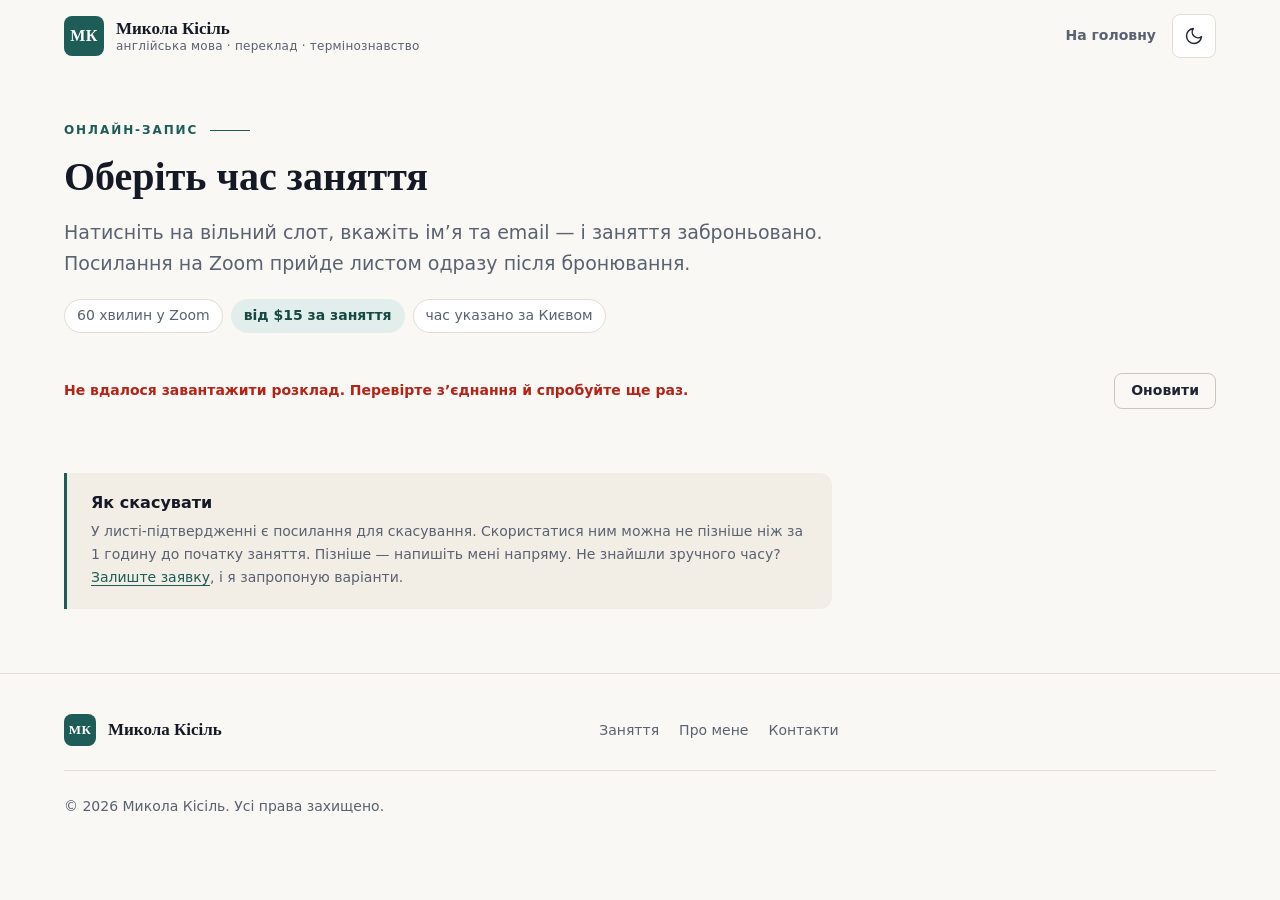
<file: booking.html>
<!DOCTYPE html>
<html lang="uk">
<head>
  <meta charset="UTF-8">
  <!-- Google tag (gtag.js) -->
  <script async src="https://www.googletagmanager.com/gtag/js?id=G-495CR8HH3T"></script>
  <script>
    window.dataLayer = window.dataLayer || [];
    function gtag(){dataLayer.push(arguments);}
    gtag('js', new Date());

    gtag('config', 'G-495CR8HH3T');
  </script>
  <meta name="viewport" content="width=device-width, initial-scale=1">
  <title>Запис на заняття з англійської — Микола Кісіль</title>
  <meta name="description" content="Онлайн-запис на індивідуальні заняття з англійської мови в Zoom: оберіть вільний час у розкладі й забронюйте його за хвилину.">
  <link rel="canonical" href="https://kisilmv.github.io/booking.html">
  <link rel="icon" href="favicon.ico" sizes="48x48">
  <link rel="icon" href="favicon.svg" type="image/svg+xml">
  <link rel="icon" href="favicon-32x32.png" type="image/png" sizes="32x32">
  <link rel="apple-touch-icon" href="apple-touch-icon.png">
  <meta name="theme-color" content="#faf8f4">
  <meta property="og:type" content="website">
  <meta property="og:url" content="https://kisilmv.github.io/booking.html">
  <meta property="og:title" content="Запис на заняття з англійської — Микола Кісіль">
  <meta property="og:description" content="Оберіть вільний час у розкладі й забронюйте заняття в Zoom.">
  <meta property="og:image" content="https://kisilmv.github.io/photo.jpg">
  <meta property="og:locale" content="uk_UA">
  <script>
    (function () {
      var theme = null;
      try { theme = window.localStorage.getItem('theme'); } catch (error) { theme = null; }
      if (theme !== 'light' && theme !== 'dark') {
        theme = window.matchMedia && window.matchMedia('(prefers-color-scheme: dark)').matches ? 'dark' : 'light';
      }
      document.documentElement.setAttribute('data-theme', theme);
    })();
  </script>
  <link rel="stylesheet" href="styles.css?v=20260928d">
  <link rel="stylesheet" href="booking.css?v=20260928a">
  <script src="script.js?v=20260928" defer></script>
  <script src="booking.js?v=20261001a" defer></script>
</head>
<body class="booking-page">
  <a class="skip-link" href="#main">Перейти до основного вмісту</a>

  <header class="site-header">
    <div class="container header-inner">
      <a class="brand" href="index.html" aria-label="Микола Кісіль — на головну сторінку">
        <span class="brand-mark" aria-hidden="true">МК</span>
        <span class="brand-text">
          <span class="brand-name">Микола Кісіль</span>
          <span class="brand-role">англійська мова · переклад · термінознавство</span>
        </span>
      </a>

      <div class="header-actions">
        <a class="booking-home-link" href="index.html">На головну</a>
        <button class="icon-button theme-toggle" type="button" aria-pressed="false" aria-label="Темна тема" title="Перемкнути тему">
          <svg class="icon icon-moon" width="20" height="20" viewBox="0 0 24 24" fill="none" stroke="currentColor" stroke-width="1.75" stroke-linecap="round" stroke-linejoin="round" aria-hidden="true" focusable="false">
            <path d="M21 12.79A9 9 0 1 1 11.21 3 7 7 0 0 0 21 12.79z"/>
          </svg>
          <svg class="icon icon-sun" width="20" height="20" viewBox="0 0 24 24" fill="none" stroke="currentColor" stroke-width="1.75" stroke-linecap="round" stroke-linejoin="round" aria-hidden="true" focusable="false">
            <circle cx="12" cy="12" r="4"/>
            <path d="M12 2v2M12 20v2M4.93 4.93l1.41 1.41M17.66 17.66l1.41 1.41M2 12h2M20 12h2M4.93 19.07l1.41-1.41M17.66 6.34l1.41-1.41"/>
          </svg>
        </button>
      </div>
    </div>
  </header>

  <main id="main" tabindex="-1">
    <section class="section booking-section" aria-labelledby="booking-title">
      <div class="container">

        <!-- Режим «Розклад» -->
        <div id="view-schedule">
          <header class="section-header">
            <p class="section-kicker">Онлайн-запис</p>
            <h1 class="section-title" id="booking-title">Оберіть час заняття</h1>
            <p class="section-intro">
              Натисніть на вільний слот, вкажіть ім’я та email — і заняття заброньовано. Посилання на Zoom прийде листом одразу після бронювання.
            </p>
            <ul class="booking-facts">
              <li>60 хвилин у Zoom</li>
              <li>від $15 за заняття</li>
              <li>час указано за Києвом</li>
            </ul>
          </header>

          <div class="booking-toolbar">
            <p class="booking-status" id="slots-status" role="status" aria-live="polite">Завантажую розклад…</p>
            <button class="btn btn--secondary btn--sm" type="button" id="slots-refresh" hidden>Оновити</button>
          </div>

          <div class="slot-days" id="slot-days"></div>

          <aside class="booking-note">
            <h2 class="booking-note-title">Як скасувати</h2>
            <p>
              У листі-підтвердженні є посилання для скасування. Скористатися ним можна не пізніше ніж
              за <span data-cancel-hours>1</span> годину до початку заняття. Пізніше — напишіть мені напряму.
              Не знайшли зручного часу? <a href="index.html#contacts">Залиште заявку</a>, і я запропоную варіанти.
            </p>
          </aside>
        </div>

        <!-- Режим «Скасування» -->
        <div id="view-cancel" hidden>
          <header class="section-header">
            <p class="section-kicker">Онлайн-запис</p>
            <h1 class="section-title">Скасування заняття</h1>
          </header>
          <div class="booking-card" id="cancel-card">
            <p class="booking-status" id="cancel-status" role="status" aria-live="polite">Шукаю бронювання…</p>
            <div id="cancel-details" hidden>
              <p class="booking-when" id="cancel-when"></p>
              <p class="booking-muted" id="cancel-hint"></p>
              <div class="booking-actions">
                <button class="btn btn--primary" type="button" id="cancel-confirm">Скасувати заняття</button>
                <a class="btn btn--secondary" href="booking.html">Залишити як є</a>
              </div>
            </div>
            <div class="booking-actions" id="cancel-after" hidden>
              <a class="btn btn--primary" href="booking.html">Обрати інший час</a>
            </div>
          </div>
        </div>

      </div>
    </section>
  </main>

  <!-- Діалог бронювання -->
  <dialog class="booking-dialog" id="booking-dialog" aria-labelledby="dialog-title">
    <div class="booking-dialog-inner">
      <button class="icon-button dialog-close" type="button" data-close aria-label="Закрити">
        <svg class="icon" width="20" height="20" viewBox="0 0 24 24" fill="none" stroke="currentColor" stroke-width="1.75" stroke-linecap="round" aria-hidden="true" focusable="false"><path d="M18 6 6 18M6 6l12 12"/></svg>
      </button>

      <form id="booking-form" novalidate>
        <h2 class="dialog-title" id="dialog-title">Бронювання заняття</h2>
        <p class="booking-when" id="dialog-when"></p>

        <div class="field">
          <label for="b-name">Ім’я <span class="required" aria-hidden="true">*</span></label>
          <input id="b-name" name="name" type="text" autocomplete="name" maxlength="80" required>
        </div>
        <div class="field">
          <label for="b-email">Email <span class="required" aria-hidden="true">*</span></label>
          <input id="b-email" name="email" type="email" autocomplete="email" inputmode="email" maxlength="120" required>
        </div>
        <div class="field">
          <label for="b-note">Коментар</label>
          <textarea id="b-note" name="note" rows="3" maxlength="1000" placeholder="Ваш рівень, дедлайн, побажання — за бажанням"></textarea>
        </div>
        <div class="hp-field" aria-hidden="true">
          <label for="b-website">Не заповнюйте це поле</label>
          <input id="b-website" name="website" type="text" tabindex="-1" autocomplete="off">
        </div>

        <p class="form-status" id="form-status" role="alert"></p>

        <div class="booking-actions">
          <button class="btn btn--primary" type="submit" id="booking-submit">Забронювати</button>
          <button class="btn btn--secondary" type="button" data-close>Скасувати</button>
        </div>
        <p class="form-note">Натискаючи «Забронювати», ви погоджуєтеся отримати лист-підтвердження на вказаний email.</p>
      </form>

      <div class="booking-success" id="booking-success" hidden>
        <svg class="booking-success-icon" width="40" height="40" viewBox="0 0 24 24" fill="none" stroke="currentColor" stroke-width="1.75" stroke-linecap="round" stroke-linejoin="round" aria-hidden="true" focusable="false"><circle cx="12" cy="12" r="10"/><path d="m8 12 3 3 5-6"/></svg>
        <h2 class="dialog-title">Заняття заброньовано</h2>
        <p class="booking-when" id="success-when"></p>
        <p>Лист із посиланням на Zoom і посиланням для скасування надіслано на <b id="success-email"></b>. Якщо не бачите його, перевірте теку «Спам».</p>
        <div class="booking-actions">
          <button class="btn btn--primary" type="button" data-close>Готово</button>
        </div>
      </div>
    </div>
  </dialog>

  <footer class="site-footer">
    <div class="container footer-grid">
      <a class="brand brand--small" href="index.html" aria-label="Микола Кісіль — на головну сторінку">
        <span class="brand-mark" aria-hidden="true">МК</span>
        <span class="brand-name">Микола Кісіль</span>
      </a>
      <nav class="footer-nav" aria-label="Навігація в підвалі">
        <ul>
          <li><a href="index.html#lessons">Заняття</a></li>
          <li><a href="index.html#about">Про мене</a></li>
          <li><a href="index.html#contacts">Контакти</a></li>
        </ul>
      </nav>
      <p class="footer-copy">© <span data-current-year>2026</span> Микола Кісіль. Усі права захищено.</p>
    </div>
  </footer>
</body>
</html>
</file>
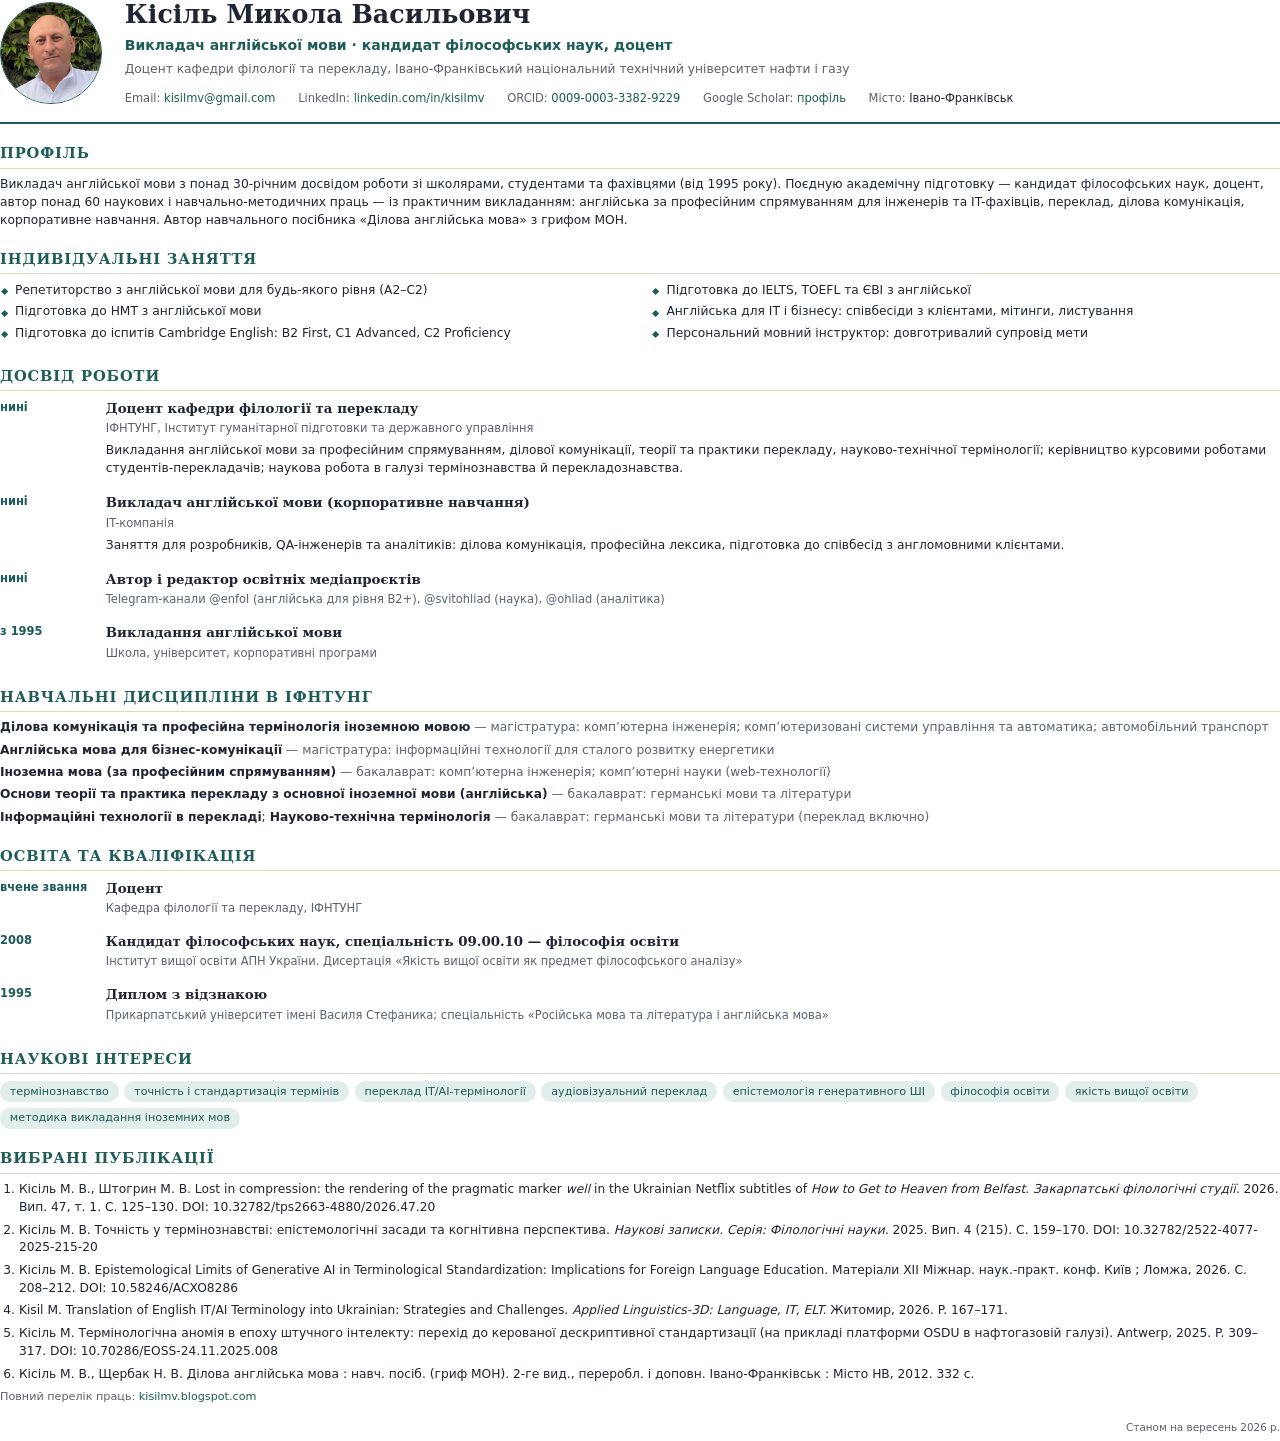
<file: cv-source.html>
<!DOCTYPE html>
<html lang="uk">
<head>
<meta charset="UTF-8">
  <meta name="robots" content="noindex">
<title>Кісіль Микола Васильович — резюме</title>
<style>
  @page { size: A4; margin: 14mm 15mm 14mm 15mm; }
  :root {
    --ink: #1f2533; --muted: #5a6170; --accent: #1d5c57; --soft: #e2eeeb; --line: #dcd6ca;
  }
  * { box-sizing: border-box; }
  body {
    margin: 0; color: var(--ink);
    font-family: "DejaVu Sans", "Noto Sans", Arial, sans-serif;
    font-size: 9.2pt; line-height: 1.45;
  }
  h1, h2, h3 { font-family: "DejaVu Serif", "Noto Serif", Georgia, serif; margin: 0; }
  a { color: var(--accent); text-decoration: none; }

  .head { display: flex; gap: 6mm; align-items: center; padding-bottom: 4mm; border-bottom: 2px solid var(--accent); }
  .head img { width: 27mm; height: 27mm; border-radius: 50%; object-fit: cover; border: 1.5px solid var(--accent); }
  .head h1 { font-size: 19pt; line-height: 1.15; }
  .head .role { margin-top: 1.5mm; font-size: 10.5pt; color: var(--accent); font-weight: bold; }
  .head .sub { margin-top: 1mm; color: var(--muted); }

  .contacts { display: flex; flex-wrap: wrap; gap: 1mm 6mm; margin: 3mm 0 0; padding: 0; list-style: none; font-size: 8.6pt; }
  .contacts b { color: var(--muted); font-weight: normal; }

  h2 {
    margin: 5mm 0 2mm; font-size: 11pt; color: var(--accent);
    text-transform: uppercase; letter-spacing: 0.06em;
    padding-bottom: 1mm; border-bottom: 0.6px solid var(--line);
    break-after: avoid;
  }
  p { margin: 0 0 1.5mm; }

  .grid2 { display: grid; grid-template-columns: 1fr 1fr; gap: 1.5mm 6mm; }
  ul.dots { margin: 0; padding: 0; list-style: none; }
  ul.dots li { position: relative; padding-left: 4mm; margin-bottom: 1mm; }
  ul.dots li::before { content: ""; position: absolute; left: 0.5mm; top: 1.9mm; width: 1.4mm; height: 1.4mm; background: var(--accent); transform: rotate(45deg); }

  .item { display: grid; grid-template-columns: 24mm 1fr; gap: 4mm; margin-bottom: 2.6mm; break-inside: avoid; }
  .item .when { color: var(--accent); font-weight: bold; font-size: 8.6pt; }
  .item h3 { font-size: 10pt; }
  .item .org { color: var(--muted); font-size: 8.6pt; margin-top: 0.5mm; }
  .item .desc { margin-top: 1mm; }

  .disc { margin: 0; padding: 0; list-style: none; }
  .disc li { margin-bottom: 1.2mm; break-inside: avoid; }
  .disc b { font-weight: bold; }
  .disc span { color: var(--muted); }

  ol.pubs { margin: 0; padding-left: 5mm; }
  ol.pubs li { margin-bottom: 1.3mm; break-inside: avoid; }

  .tags { display: flex; flex-wrap: wrap; gap: 1.5mm; margin: 0; padding: 0; list-style: none; }
  .tags li { background: var(--soft); color: var(--accent); border-radius: 3mm; padding: 0.6mm 2.6mm; font-size: 8.4pt; }

  .foot { margin-top: 4mm; color: var(--muted); font-size: 7.8pt; text-align: right; }
</style>
</head>
<body>

<header class="head">
  <img src="photo.jpg" alt="">
  <div>
    <h1>Кісіль Микола Васильович</h1>
    <p class="role">Викладач англійської мови · кандидат філософських наук, доцент</p>
    <p class="sub">Доцент кафедри філології та перекладу, Івано-Франківський національний технічний університет нафти і газу</p>
    <ul class="contacts">
      <li><b>Email:</b> <a href="mailto:kisilmv@gmail.com">kisilmv@gmail.com</a></li>
      <li><b>LinkedIn:</b> <a href="https://www.linkedin.com/in/kisilmv/">linkedin.com/in/kisilmv</a></li>
      <li><b>ORCID:</b> <a href="https://orcid.org/0009-0003-3382-9229">0009-0003-3382-9229</a></li>
      <li><b>Google Scholar:</b> <a href="https://scholar.google.com.ua/citations?user=8DQ0Q4oAAAAJ&amp;hl=uk">профіль</a></li>
      <li><b>Місто:</b> Івано-Франківськ</li>
    </ul>
  </div>
</header>

<h2>Профіль</h2>
<p>
  Викладач англійської мови з понад 30-річним досвідом роботи зі школярами, студентами та фахівцями
  (від 1995 року). Поєдную академічну підготовку — кандидат філософських наук, доцент, автор понад
  60 наукових і навчально-методичних праць — із практичним викладанням: англійська за професійним
  спрямуванням для інженерів та IT-фахівців, переклад, ділова комунікація, корпоративне навчання.
  Автор навчального посібника «Ділова англійська мова» з грифом МОН.
</p>

<h2>Індивідуальні заняття</h2>
<div class="grid2">
  <ul class="dots">
    <li>Репетиторство з англійської мови для будь-якого рівня (A2–C2)</li>
    <li>Підготовка до НМТ з англійської мови</li>
    <li>Підготовка до іспитів Cambridge English: B2 First, C1 Advanced, C2 Proficiency</li>
  </ul>
  <ul class="dots">
    <li>Підготовка до IELTS, TOEFL та ЄВІ з англійської</li>
    <li>Англійська для IT і бізнесу: співбесіди з клієнтами, мітинги, листування</li>
    <li>Персональний мовний інструктор: довготривалий супровід мети</li>
  </ul>
</div>

<h2>Досвід роботи</h2>
<div class="item">
  <p class="when">нині</p>
  <div>
    <h3>Доцент кафедри філології та перекладу</h3>
    <p class="org">ІФНТУНГ, Інститут гуманітарної підготовки та державного управління</p>
    <p class="desc">Викладання англійської мови за професійним спрямуванням, ділової комунікації, теорії та практики перекладу, науково-технічної термінології; керівництво курсовими роботами студентів-перекладачів; наукова робота в галузі термінознавства й перекладознавства.</p>
  </div>
</div>
<div class="item">
  <p class="when">нині</p>
  <div>
    <h3>Викладач англійської мови (корпоративне навчання)</h3>
    <p class="org">IT-компанія</p>
    <p class="desc">Заняття для розробників, QA-інженерів та аналітиків: ділова комунікація, професійна лексика, підготовка до співбесід з англомовними клієнтами.</p>
  </div>
</div>
<div class="item">
  <p class="when">нині</p>
  <div>
    <h3>Автор і редактор освітніх медіапроєктів</h3>
    <p class="org">Telegram-канали @enfol (англійська для рівня B2+), @svitohliad (наука), @ohliad (аналітика)</p>
  </div>
</div>
<div class="item">
  <p class="when">з 1995</p>
  <div>
    <h3>Викладання англійської мови</h3>
    <p class="org">Школа, університет, корпоративні програми</p>
  </div>
</div>

<h2>Навчальні дисципліни в ІФНТУНГ</h2>
<ul class="disc">
  <li><b>Ділова комунікація та професійна термінологія іноземною мовою</b> <span>— магістратура: комп’ютерна інженерія; комп’ютеризовані системи управління та автоматика; автомобільний транспорт</span></li>
  <li><b>Англійська мова для бізнес-комунікації</b> <span>— магістратура: інформаційні технології для сталого розвитку енергетики</span></li>
  <li><b>Іноземна мова (за професійним спрямуванням)</b> <span>— бакалаврат: комп’ютерна інженерія; комп’ютерні науки (web-технології)</span></li>
  <li><b>Основи теорії та практика перекладу з основної іноземної мови (англійська)</b> <span>— бакалаврат: германські мови та літератури</span></li>
  <li><b>Інформаційні технології в перекладі</b>; <b>Науково-технічна термінологія</b> <span>— бакалаврат: германські мови та літератури (переклад включно)</span></li>
</ul>

<h2>Освіта та кваліфікація</h2>
<div class="item">
  <p class="when">вчене звання</p>
  <div>
    <h3>Доцент</h3>
    <p class="org">Кафедра філології та перекладу, ІФНТУНГ</p>
  </div>
</div>
<div class="item">
  <p class="when">2008</p>
  <div>
    <h3>Кандидат філософських наук, спеціальність 09.00.10 — філософія освіти</h3>
    <p class="org">Інститут вищої освіти АПН України. Дисертація «Якість вищої освіти як предмет філософського аналізу»</p>
  </div>
</div>
<div class="item">
  <p class="when">1995</p>
  <div>
    <h3>Диплом з відзнакою</h3>
    <p class="org">Прикарпатський університет імені Василя Стефаника; спеціальність «Російська мова та література і англійська мова»</p>
  </div>
</div>

<h2>Наукові інтереси</h2>
<ul class="tags">
  <li>термінознавство</li>
  <li>точність і стандартизація термінів</li>
  <li>переклад IT/AI-термінології</li>
  <li>аудіовізуальний переклад</li>
  <li>епістемологія генеративного ШІ</li>
  <li>філософія освіти</li>
  <li>якість вищої освіти</li>
  <li>методика викладання іноземних мов</li>
</ul>

<h2>Вибрані публікації</h2>
<ol class="pubs">
  <li>Кісіль М. В., Штогрин М. В. Lost in compression: the rendering of the pragmatic marker <i>well</i> in the Ukrainian Netflix subtitles of <i>How to Get to Heaven from Belfast</i>. <i>Закарпатські філологічні студії.</i> 2026. Вип. 47, т. 1. С. 125–130. DOI: 10.32782/tps2663-4880/2026.47.20</li>
  <li>Кісіль М. В. Точність у термінознавстві: епістемологічні засади та когнітивна перспектива. <i>Наукові записки. Серія: Філологічні науки.</i> 2025. Вип. 4 (215). С. 159–170. DOI: 10.32782/2522-4077-2025-215-20</li>
  <li>Кісіль М. В. Epistemological Limits of Generative AI in Terminological Standardization: Implications for Foreign Language Education. Матеріали XII Міжнар. наук.-практ. конф. Київ ; Ломжа, 2026. С. 208–212. DOI: 10.58246/ACXO8286</li>
  <li>Kisil M. Translation of English IT/AI Terminology into Ukrainian: Strategies and Challenges. <i>Applied Linguistics-3D: Language, IT, ELT.</i> Житомир, 2026. P. 167–171.</li>
  <li>Кісіль М. Термінологічна аномія в епоху штучного інтелекту: перехід до керованої дескриптивної стандартизації (на прикладі платформи OSDU в нафтогазовій галузі). Antwerp, 2025. P. 309–317. DOI: 10.70286/EOSS-24.11.2025.008</li>
  <li>Кісіль М. В., Щербак Н. В. Ділова англійська мова : навч. посіб. (гриф МОН). 2-ге вид., переробл. і доповн. Івано-Франківськ : Місто НВ, 2012. 332 с.</li>
</ol>
<p style="margin-top:1.5mm;color:var(--muted);font-size:8.4pt">Повний перелік праць: <a href="https://kisilmv.blogspot.com/p/blog-page_13.html">kisilmv.blogspot.com</a></p>

<p class="foot">Станом на вересень 2026 р.</p>
</body>
</html>
</file>
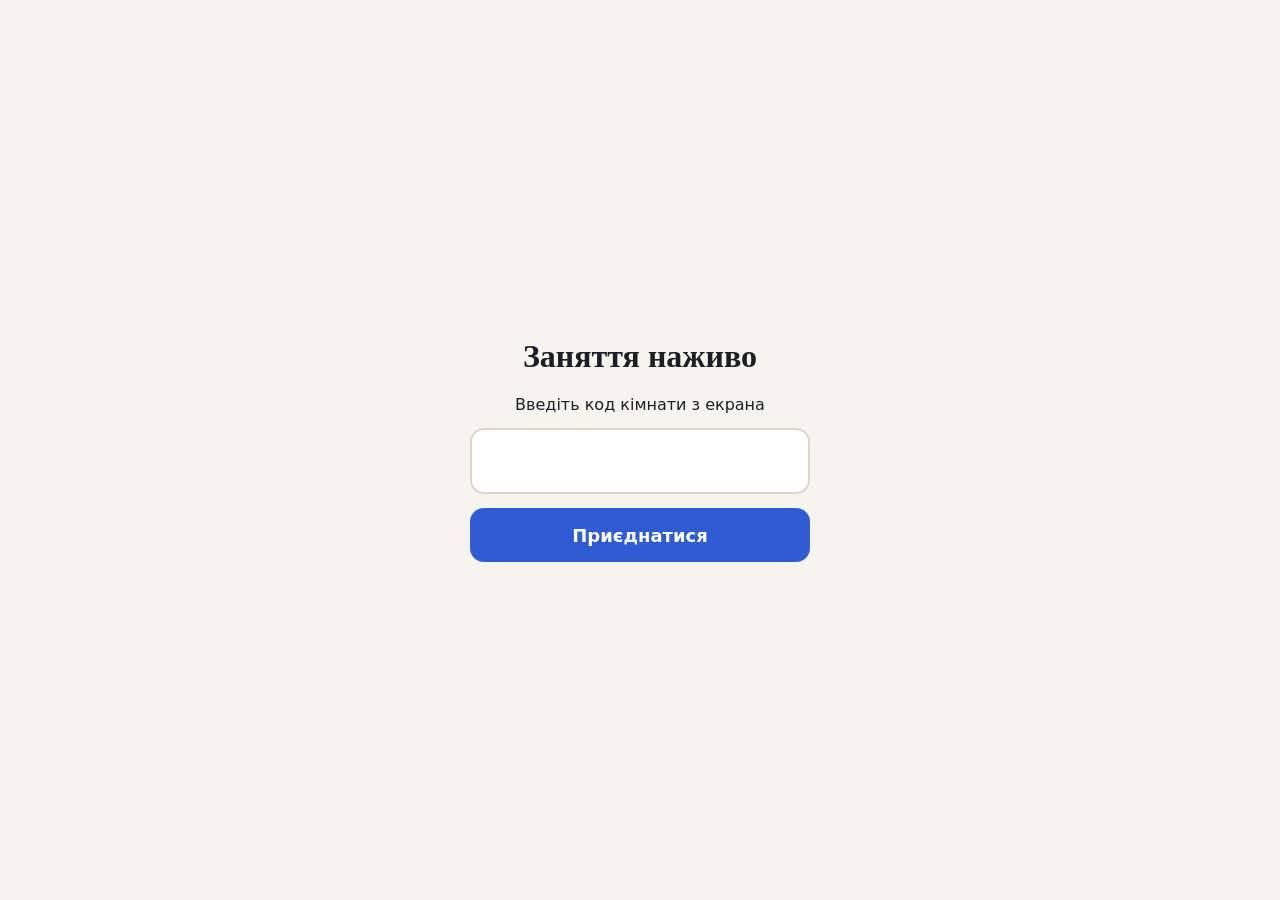
<file: live/live.html>
<!doctype html>
<html lang="uk">
<head>
<meta charset="utf-8">
<meta name="viewport" content="width=device-width, initial-scale=1, viewport-fit=cover">
<meta name="theme-color" content="#14161a">
<title>Заняття наживо</title>
<link rel="stylesheet" href="assets/slides.css">
<style>
  html, body { margin: 0; height: 100%; background: var(--bg); color: var(--ink); font-family: var(--sans); }
  body { overscroll-behavior: none; -webkit-text-size-adjust: 100%; }
  .app { display: flex; flex-direction: column; height: 100dvh; max-width: 560px; margin: 0 auto; }

  .lbar {
    flex: none; display: flex; align-items: center; gap: 10px;
    padding: calc(10px + env(safe-area-inset-top)) 16px 10px;
    font-size: 14px; color: var(--ink-2); border-bottom: 1px solid var(--line);
  }
  .l-title { flex: 1; min-width: 0; white-space: nowrap; overflow: hidden; text-overflow: ellipsis; font-weight: 600; }
  .l-pos { font-variant-numeric: tabular-nums; }
  .dot { width: 9px; height: 9px; border-radius: 50%; background: var(--no); flex: none; }
  .dot.on { background: var(--ok); }

  .view { flex: 1; overflow-y: auto; -webkit-overflow-scrolling: touch; }
  .view .slide { min-height: 100%; }

  .lnav {
    flex: none; display: flex; align-items: center; gap: 10px;
    padding: 10px 16px calc(10px + env(safe-area-inset-bottom)); border-top: 1px solid var(--line);
  }
  .lnav button {
    font: inherit; font-size: 15px; font-weight: 600; color: var(--ink); background: var(--surface);
    border: 1px solid var(--line); border-radius: 12px; min-height: 44px; cursor: pointer;
  }
  .lnav .arr { width: 52px; font-size: 22px; }
  .lnav button:disabled { opacity: .35; }
  #bLive { flex: 1; }
  #bLive.is-live { background: transparent; border-color: transparent; color: var(--ok); }
  #bLive.is-behind { background: var(--accent); color: #fff; border-color: var(--accent); animation: pulse 1.6s ease-in-out infinite; }
  @keyframes pulse { 50% { opacity: .8; } }

  .cover {
    position: fixed; inset: 0; z-index: 10; display: grid; place-items: center; text-align: center;
    background: var(--bg); padding: 24px;
  }
  .cover[hidden] { display: none; }
  .cover .big { font-size: 64px; line-height: 1; }
  .cover p { font-size: 20px; margin: 14px 0 0; }
  .cover small { display: block; color: var(--ink-2); margin-top: 8px; font-size: 15px; }
  #blackout { background: #000; color: #eee; }

  .joinform { display: flex; flex-direction: column; gap: 14px; width: min(340px, 100%); }
  .joinform h1 { font-family: var(--serif); font-size: 32px; margin: 0 0 6px; }
  .joinform input {
    font: inherit; font-size: 32px; text-align: center; letter-spacing: .3em; text-transform: uppercase;
    padding: 12px; border-radius: 14px; border: 2px solid var(--line); background: var(--surface); color: var(--ink);
  }
  .joinform button { font: inherit; font-size: 18px; font-weight: 700; min-height: 54px; border: 0; border-radius: 14px; background: var(--accent); color: #fff; }
  .err { color: var(--no); }
  .joinform input.name { font-size: 22px; letter-spacing: normal; text-transform: none; text-align: left; }
  .joinform .note { font-size: 14px; color: var(--ink-2); line-height: 1.45; margin: 0; }
  .me { font-size: 13px; color: var(--ink-2); white-space: nowrap; max-width: 40%; overflow: hidden; text-overflow: ellipsis; }

  /* ---- екран аудиторії (проєктор): ?view=screen ---- */
  body.screen .app { max-width: none; }
  body.screen .lnav { display: none; }
  body.screen .lbar { font-size: 18px; padding: 14px 28px; }
  body.screen .view { display: flex; align-items: center; }
  body.screen .view .slide { width: 100%; min-height: auto; }
  .roomtag { font-weight: 700; color: var(--ink); letter-spacing: .08em; }
</style>
<script src="firebase-config.js"></script>
<script src="assets/qrcode.min.js"></script>
<script src="assets/core.js"></script>
</head>
<body>
<div class="app">
  <header class="lbar">
    <span class="l-title" id="lt">Підключення…</span>
    <span class="me" id="me" hidden></span>
    <span class="l-pos" id="lp"></span>
    <span class="dot" id="conn" title="З'єднання"></span>
  </header>
  <main class="view" id="view" aria-live="polite"></main>
  <nav class="lnav" id="nav">
    <button class="arr" id="bPrev" aria-label="Попередній слайд">‹</button>
    <button id="bLive" class="is-live">● Наживо</button>
    <button class="arr" id="bNext" aria-label="Наступний слайд">›</button>
  </nav>
</div>

<div class="cover" id="blackout" hidden><div><div class="big">👀</div><p>Подивіться на викладача</p></div></div>
<div class="cover" id="wait" hidden><div><div class="big">⏳</div><p id="waitMsg">Підключення до заняття…</p><small id="waitSub"></small></div></div>
<div class="cover" id="nameGate" hidden>
  <form class="joinform" id="nameForm" novalidate>
    <h1>Хто ви?</h1>
    <label for="nm">Прізвище та ім'я</label>
    <input id="nm" class="name" maxlength="60" autocomplete="name" autocapitalize="words" spellcheck="false" placeholder="Петренко Олена" required>
    <p class="note">Ім'я бачить лише викладач. На екрані й на телефонах одногрупників відповіді показуються без імен.</p>
    <p class="err" id="nmErr" hidden></p>
    <button type="submit">Приєднатися</button>
  </form>
</div>
<div class="cover" id="join" hidden>
  <form class="joinform" id="joinForm">
    <h1>Заняття наживо</h1>
    <label for="code">Введіть код кімнати з екрана</label>
    <input id="code" maxlength="8" autocomplete="off" autocapitalize="characters" spellcheck="false" inputmode="text" required>
    <button type="submit">Приєднатися</button>
  </form>
</div>

<script>
(function () {
  'use strict';
  const $ = (id) => document.getElementById(id);
  const room = (LS.params.get('room') || '').toUpperCase();
  const isScreen = LS.params.get('view') === 'screen';
  if (isScreen) document.body.classList.add('screen');

  /* ---- без коду кімнати: форма входу ---- */
  if (!LS.validRoom(room)) {
    $('join').hidden = false;
    $('joinForm').addEventListener('submit', (e) => {
      e.preventDefault();
      const c = $('code').value.trim().toUpperCase();
      if (!LS.validRoom(c)) { $('code').focus(); return; }
      const u = new URL(location.href);
      u.searchParams.set('room', c);
      location.href = u.toString();
    });
    return;
  }

  const KEY = 'ls-mine-' + room, AKEY = 'ls-ans-' + room;
  const mine = LS.store.get(KEY) || {};       // мої відповіді: slideId → значення
  const answers = LS.store.get(AKEY) || {};   // відкриті ключі: slideId → answer
  let T = null, state = null, lessonId = null, viewIdx = null, loading = false;

  const wait = (msg, sub) => { $('wait').hidden = false; $('waitMsg').textContent = msg; $('waitSub').textContent = sub || ''; };
  wait('Підключення до кімнати ' + room + '…');

  /* ---- не давати екрану згаснути ---- */
  let lock = null;
  async function keepAwake() {
    try { if ('wakeLock' in navigator && document.visibilityState === 'visible' && !lock) { lock = await navigator.wakeLock.request('screen'); lock.addEventListener('release', () => { lock = null; }); } } catch (e) { /* не критично */ }
  }
  document.addEventListener('visibilitychange', keepAwake);
  document.addEventListener('pointerdown', keepAwake, { once: true });
  keepAwake();

  function render() {
    if (!state || !window.LESSON || lessonId !== state.lesson) return;
    const slides = LESSON.slides;
    const live = Math.min(state.slide || 0, slides.length - 1);
    if (viewIdx !== null && viewIdx >= live) viewIdx = null;
    const idx = viewIdx === null ? live : viewIdx;
    const slide = slides[idx];
    const isLive = idx === live;

    if (isLive && state.revealed && state.answer) { answers[slide.id] = state.answer; LS.store.set(AKEY, answers); }

    // зберегти незавершений текст у полі
    const view = $('view');
    const old = view.querySelector('.ans-in');
    const draft = old && view.dataset.slide === slide.id ? old.value : '';
    const hadFocus = old && document.activeElement === old;
    const scroll = view.dataset.slide === slide.id ? view.scrollTop : 0;

    const ctx = isLive
      ? { step: state.step || 0, revealed: !!state.revealed, answer: state.answer || null,
          results: state.shared ? state.results : null, locked: !!state.locked }
      : { step: 99, revealed: !!answers[slide.id], answer: answers[slide.id] || null, results: null, locked: true };
    Object.assign(ctx, {
      mode: isScreen ? 'screen' : 'phone',
      interactive: !isScreen && isLive,
      mine: isScreen ? null : (mine[slide.id] != null ? mine[slide.id] : null),
      joinUrl: LS.joinUrl(room),
      onRespond: (v) => respond(slide.id, v),
    });
    if (isScreen) ctx.results = isLive && state.shared ? state.results : null;
    ctx.wall = isLive ? state.wall || null : null;

    const same = view.dataset.slide === slide.id;
    const prevStep = same ? +(view.dataset.step || 0) : -1;
    const prevRev = same && view.dataset.rev === '1';

    const el = LS.render(slide, ctx);
    view.replaceChildren(el);
    view.dataset.slide = slide.id;
    view.dataset.step = ctx.step;
    view.dataset.rev = ctx.revealed ? '1' : '';
    view.scrollTop = scroll;

    // на малих екранах підтягнути щойно відкритий пункт або ключ у поле зору
    if (!isScreen && isLive && same) {
      let target = null;
      if (ctx.step > prevStep) target = Array.from(view.querySelectorAll('.is-new')).pop();
      if (!target && ctx.revealed && !prevRev) target = view.querySelector('.s-explain');
      if (target) target.scrollIntoView({ block: 'nearest', behavior: 'smooth' });
    }
    const inp = view.querySelector('.ans-in');
    if (inp && draft) inp.value = draft;
    if (inp && hadFocus) inp.focus();

    $('lt').textContent = LESSON.title || 'Заняття';
    $('lp').innerHTML = (isScreen ? `<span class="roomtag">${room}</span> · ` : '') + `${idx + 1}/${slides.length}`;
    $('blackout').hidden = !state.blackout;

    // навігація
    $('bPrev').disabled = idx === 0;
    $('bNext').disabled = idx >= live;
    const b = $('bLive');
    if (isLive) { b.className = 'is-live'; b.textContent = '● Наживо'; }
    else { b.className = 'is-behind'; b.textContent = `● Наживо: слайд ${live + 1} →`; }
  }

  async function respond(slideId, v) {
    mine[slideId] = v; LS.store.set(KEY, mine);
    render();
    try { await T.respond(slideId, v); }
    catch (e) { console.warn(e); delete mine[slideId]; LS.store.set(KEY, mine); render(); alert('Відповідь не надіслано: приймання вже закрито або немає з\'єднання.'); }
  }

  async function onState(s) {
    if (!s) { wait('Кімнату ' + room + ' ще не відкрито', 'Зачекайте, поки викладач почне заняття'); state = null; return; }
    // завершене або давно покинуте заняття: не показувати, просити новий QR
    if (s.ended || (s.t && Date.now() - s.t > 6 * 60 * 60 * 1000)) {
      state = null; $('blackout').hidden = true;
      wait('Заняття завершено', 'Щоб приєднатися до нового заняття, проскануйте QR-код на екрані викладача.');
      return;
    }
    const prevSlide = state ? state.slide : null;
    state = s;
    if (lessonId !== s.lesson && !loading) {
      loading = true;
      try { await LS.loadLesson(s.lesson, false); lessonId = s.lesson; }
      catch (e) { wait('Не вдалося завантажити урок', e.message); loading = false; return; }
      loading = false;
    }
    $('wait').hidden = true;
    if (prevSlide !== null && prevSlide !== s.slide && viewIdx === null) $('view').scrollTop = 0;
    render();
  }

  /* ---- навігація: кнопки та свайпи ---- */
  const liveIdx = () => (state ? state.slide || 0 : 0);
  const cur = () => (viewIdx === null ? liveIdx() : viewIdx);
  $('bPrev').onclick = () => { if (cur() > 0) { viewIdx = cur() - 1; $('view').scrollTop = 0; render(); } };
  $('bNext').onclick = () => { const n = cur() + 1; viewIdx = n >= liveIdx() ? null : n; $('view').scrollTop = 0; render(); };
  $('bLive').onclick = () => { if (viewIdx !== null) { viewIdx = null; $('view').scrollTop = 0; render(); } };
  let tx = null, ty = null;
  $('view').addEventListener('touchstart', (e) => { if (e.target.closest('input,textarea')) return; tx = e.touches[0].clientX; ty = e.touches[0].clientY; }, { passive: true });
  $('view').addEventListener('touchend', (e) => {
    if (tx === null) return;
    const dx = e.changedTouches[0].clientX - tx, dy = e.changedTouches[0].clientY - ty;
    tx = null;
    if (Math.abs(dx) > 70 && Math.abs(dx) > Math.abs(dy) * 1.5) (dx > 0 ? $('bPrev') : $('bNext')).click();
  }, { passive: true });

  /* ---- ім'я: один раз на кімнату; змінити його може лише викладач ---- */
  const NAME_RE = /^[\p{L}][\p{L}'’ʼ.\- ]{1,58}[\p{L}.]$/u;
  const cleanName = (v) => v.replace(/\s+/g, ' ').trim();
  function askName() {
    return new Promise((resolve) => {
      $('wait').hidden = true;
      $('nameGate').hidden = false;
      const inp = $('nm'), err = $('nmErr');
      inp.value = LS.store.get('ls-name') || '';
      $('nameForm').onsubmit = async (e) => {
        e.preventDefault();
        const n = cleanName(inp.value);
        const bad = !NAME_RE.test(n) ? 'Вкажіть справжнє ім\'я літерами.' : n.split(' ').length < 2 ? 'Вкажіть і прізвище, і ім\'я.' : '';
        if (bad) { err.textContent = bad; err.hidden = false; inp.focus(); return; }
        err.hidden = true;
        try { await T.setName(n); }
        catch (x) { console.warn('roster', x); } // старі правила бази: продовжуємо без імені
        LS.store.set('ls-name', n);
        $('nameGate').hidden = true;
        resolve(n);
      };
      setTimeout(() => inp.focus(), 50);
    });
  }
  const showMe = (n) => { if (n) { $('me').hidden = false; $('me').textContent = '👤 ' + n; } };

  /* ---- старт ---- */
  (async () => {
    try {
      T = await LS.studentTransport(room, { screen: isScreen });
      T.onConnection((on) => { $('conn').classList.toggle('on', on); });
      if (!isScreen) {
        let n = null;
        try { n = await T.getMyName(); } catch (x) { console.warn('roster', x); }
        if (!n) n = await askName();
        showMe(n);
      }
      T.onState(onState);
      if (!isScreen) T.startPresence();
    } catch (e) {
      console.error(e);
      wait('Не вдалося підключитися', e.message);
    }
  })();
})();
</script>
</body>
</html>
</file>
<file: styles.css>
/* ==========================================================================
   1. Дизайн-токени
   ========================================================================== */

:root {
  color-scheme: light;

  /* Кольори — світла тема */
  --color-bg: #faf8f4;
  --color-surface: #ffffff;
  --color-surface-alt: #f2eee6;
  --color-text: #1f2533;
  --color-heading: #141925;
  --color-text-muted: #5a6170;
  --color-border: #e3ded3;
  --color-border-strong: #cdc6b8;
  --color-accent: #1d5c57;
  --color-accent-hover: #164844;
  --color-accent-strong: #164844;
  --color-accent-soft: #e2eeeb;
  --color-accent-contrast: #ffffff;
  --color-focus: #1d5c57;
  --color-error: #b42318;
  --color-success: #1e6b3a;
  --color-header-bg: rgba(250, 248, 244, 0.88);

  /* Тіні */
  --shadow-sm: 0 1px 2px rgba(20, 25, 37, 0.06);
  --shadow-md: 0 12px 28px -12px rgba(20, 25, 37, 0.22);

  /* Типографіка */
  --font-serif: "Iowan Old Style", "Palatino Linotype", Palatino, "Book Antiqua", Georgia, "Times New Roman", serif;
  --font-sans: system-ui, -apple-system, "Segoe UI", Roboto, "Helvetica Neue", Arial, "Noto Sans", sans-serif;

  --fs-xs: 0.75rem;
  --fs-sm: 0.875rem;
  --fs-base: 1rem;
  --fs-md: 1.0625rem;
  --fs-lg: clamp(1.0625rem, 1rem + 0.3vw, 1.1875rem);
  --fs-xl: clamp(1.25rem, 1.1rem + 0.6vw, 1.5rem);
  --fs-2xl: clamp(1.75rem, 1.4rem + 1.6vw, 2.5rem);
  --fs-3xl: clamp(2.25rem, 1.6rem + 3.2vw, 4rem);

  --lh-tight: 1.2;
  --lh-base: 1.65;

  /* Відступи */
  --space-1: 0.25rem;
  --space-2: 0.5rem;
  --space-3: 0.75rem;
  --space-4: 1rem;
  --space-5: 1.25rem;
  --space-6: 1.5rem;
  --space-8: 2rem;
  --space-10: 2.5rem;
  --space-12: 3rem;
  --space-16: 4rem;
  --space-20: 5rem;

  /* Розміри та форма */
  --container: 72rem;
  --gutter: var(--space-4);
  --header-h: 4rem;
  --radius-sm: 0.5rem;
  --radius-md: 0.75rem;
  --radius-lg: 1rem;
  --radius-pill: 999px;

  /* Анімація */
  --duration: 200ms;
  --ease: cubic-bezier(0.2, 0.7, 0.2, 1);
}

:root[data-theme="dark"] {
  color-scheme: dark;

  --color-bg: #111418;
  --color-surface: #181c22;
  --color-surface-alt: #1d2229;
  --color-text: #e4e1da;
  --color-heading: #f3f1ec;
  --color-text-muted: #a3a8b2;
  --color-border: #2b313a;
  --color-border-strong: #3b424d;
  --color-accent: #7cc4b8;
  --color-accent-hover: #9bd4ca;
  --color-accent-strong: #a8dcd3;
  --color-accent-soft: #1a2e2c;
  --color-accent-contrast: #0c1c1a;
  --color-focus: #7cc4b8;
  --color-error: #f5a39c;
  --color-success: #86d19f;
  --color-header-bg: rgba(17, 20, 24, 0.86);

  --shadow-sm: 0 1px 2px rgba(0, 0, 0, 0.4);
  --shadow-md: 0 14px 32px -12px rgba(0, 0, 0, 0.6);
}

/* Резерв на випадок вимкненого JavaScript */
@media (prefers-color-scheme: dark) {
  :root:not([data-theme]) {
    color-scheme: dark;

    --color-bg: #111418;
    --color-surface: #181c22;
    --color-surface-alt: #1d2229;
    --color-text: #e4e1da;
    --color-heading: #f3f1ec;
    --color-text-muted: #a3a8b2;
    --color-border: #2b313a;
    --color-border-strong: #3b424d;
    --color-accent: #7cc4b8;
    --color-accent-hover: #9bd4ca;
    --color-accent-strong: #a8dcd3;
    --color-accent-soft: #1a2e2c;
    --color-accent-contrast: #0c1c1a;
    --color-focus: #7cc4b8;
    --color-error: #f5a39c;
    --color-success: #86d19f;
    --color-header-bg: rgba(17, 20, 24, 0.86);

    --shadow-sm: 0 1px 2px rgba(0, 0, 0, 0.4);
    --shadow-md: 0 14px 32px -12px rgba(0, 0, 0, 0.6);
  }
}

@media (min-width: 48em) {
  :root {
    --gutter: var(--space-6);
    --header-h: 4.5rem;
  }
}

/* ==========================================================================
   2. Базові стилі
   ========================================================================== */

*,
*::before,
*::after {
  box-sizing: border-box;
}

html {
  -webkit-text-size-adjust: 100%;
  text-size-adjust: 100%;
  scroll-behavior: smooth;
  scroll-padding-top: calc(var(--header-h) + var(--space-4));
}

body {
  margin: 0;
  min-height: 100vh;
  font-family: var(--font-sans);
  font-size: var(--fs-base);
  line-height: var(--lh-base);
  color: var(--color-text);
  background-color: var(--color-bg);
  text-rendering: optimizeLegibility;
  -webkit-font-smoothing: antialiased;
  transition: background-color var(--duration) var(--ease), color var(--duration) var(--ease);
}

body.menu-open {
  overflow: hidden;
}

h1,
h2,
h3,
h4 {
  margin: 0;
  font-family: var(--font-serif);
  font-weight: 600;
  line-height: var(--lh-tight);
  color: var(--color-heading);
  text-wrap: balance;
}

p,
ul,
ol,
dl,
dd,
figure {
  margin: 0;
}

img,
svg {
  display: block;
  max-width: 100%;
}

a {
  color: var(--color-accent);
  text-decoration-thickness: 1px;
  text-underline-offset: 0.2em;
  transition: color var(--duration) var(--ease);
}

a:hover {
  color: var(--color-accent-hover);
}

button,
input,
select,
textarea {
  font: inherit;
  color: inherit;
}

button {
  cursor: pointer;
}

:focus-visible {
  outline: 3px solid var(--color-focus);
  outline-offset: 3px;
}

[tabindex="-1"]:focus {
  outline: none;
}

[hidden] {
  display: none !important;
}

.visually-hidden {
  position: absolute !important;
  width: 1px;
  height: 1px;
  padding: 0;
  margin: -1px;
  overflow: hidden;
  clip: rect(0 0 0 0);
  white-space: nowrap;
  border: 0;
}

.skip-link {
  position: absolute;
  top: var(--space-2);
  left: var(--space-2);
  z-index: 1000;
  padding: var(--space-3) var(--space-4);
  border-radius: var(--radius-sm);
  background-color: var(--color-accent);
  color: var(--color-accent-contrast);
  font-weight: 600;
  text-decoration: none;
  transform: translateY(-200%);
  transition: transform var(--duration) var(--ease);
}

.skip-link:focus {
  transform: translateY(0);
  color: var(--color-accent-contrast);
}

.container {
  width: min(100% - 2 * var(--gutter), var(--container));
  margin-inline: auto;
}

.icon {
  width: 1.25rem;
  height: 1.25rem;
  flex: none;
}

/* ==========================================================================
   3. Кнопки
   ========================================================================== */

.btn {
  display: inline-flex;
  align-items: center;
  justify-content: center;
  gap: var(--space-2);
  min-height: 2.75rem;
  padding: var(--space-3) var(--space-6);
  border: 1px solid transparent;
  border-radius: var(--radius-sm);
  font-size: 0.9375rem;
  font-weight: 600;
  line-height: 1.2;
  text-decoration: none;
  white-space: nowrap;
  transition: background-color var(--duration) var(--ease), border-color var(--duration) var(--ease), color var(--duration) var(--ease), transform var(--duration) var(--ease);
}

.btn:active {
  transform: translateY(1px);
}

.btn--primary {
  background-color: var(--color-accent);
  color: var(--color-accent-contrast);
}

.btn--primary:hover {
  background-color: var(--color-accent-hover);
  color: var(--color-accent-contrast);
}

.btn--secondary {
  background-color: transparent;
  border-color: var(--color-border-strong);
  color: var(--color-text);
}

.btn--secondary:hover {
  border-color: var(--color-accent);
  color: var(--color-accent);
}

.btn .icon {
  width: 1.125rem;
  height: 1.125rem;
}

.icon-button {
  display: inline-grid;
  place-items: center;
  width: 2.75rem;
  height: 2.75rem;
  padding: 0;
  border: 1px solid var(--color-border);
  border-radius: var(--radius-sm);
  background-color: var(--color-surface);
  color: var(--color-text);
  transition: border-color var(--duration) var(--ease), color var(--duration) var(--ease), background-color var(--duration) var(--ease);
}

.icon-button:hover {
  border-color: var(--color-accent);
  color: var(--color-accent);
}

/* ==========================================================================
   4. Шапка та навігація
   ========================================================================== */

.site-header {
  position: sticky;
  top: 0;
  z-index: 100;
  background-color: var(--color-header-bg);
  border-bottom: 1px solid transparent;
  -webkit-backdrop-filter: saturate(160%) blur(12px);
  backdrop-filter: saturate(160%) blur(12px);
  transition: border-color var(--duration) var(--ease), box-shadow var(--duration) var(--ease), background-color var(--duration) var(--ease);
}

.site-header.is-scrolled {
  border-bottom-color: var(--color-border);
  box-shadow: var(--shadow-sm);
}

.header-inner {
  display: flex;
  align-items: center;
  justify-content: space-between;
  gap: var(--space-4);
  min-height: var(--header-h);
}

.brand {
  display: inline-flex;
  align-items: center;
  gap: var(--space-3);
  color: var(--color-heading);
  text-decoration: none;
}

.brand:hover {
  color: var(--color-heading);
}

.brand-mark {
  display: grid;
  place-items: center;
  width: 2.5rem;
  height: 2.5rem;
  border-radius: var(--radius-sm);
  background-color: var(--color-accent);
  color: var(--color-accent-contrast);
  font-family: var(--font-serif);
  font-size: 1rem;
  font-weight: 700;
  letter-spacing: 0.03em;
  flex: none;
}

.brand-text {
  display: flex;
  flex-direction: column;
  line-height: 1.2;
}

.brand-name {
  font-family: var(--font-serif);
  font-size: var(--fs-md);
  font-weight: 600;
}

.brand-role {
  display: none;
  font-size: var(--fs-xs);
  color: var(--color-text-muted);
  letter-spacing: 0.02em;
}

.header-actions {
  display: flex;
  align-items: center;
  gap: var(--space-2);
}

.theme-toggle .icon-sun {
  display: none;
}

[data-theme="dark"] .theme-toggle .icon-sun {
  display: block;
}

[data-theme="dark"] .theme-toggle .icon-moon {
  display: none;
}

.nav-toggle {
  display: inline-flex;
  flex-direction: column;
  align-items: center;
  justify-content: center;
  gap: 4px;
}

.nav-toggle-bar {
  display: block;
  width: 1.125rem;
  height: 2px;
  border-radius: 2px;
  background-color: currentColor;
  transition: transform var(--duration) var(--ease), opacity var(--duration) var(--ease);
}

.nav-toggle[aria-expanded="true"] .nav-toggle-bar:nth-child(1) {
  transform: translateY(6px) rotate(45deg);
}

.nav-toggle[aria-expanded="true"] .nav-toggle-bar:nth-child(2) {
  opacity: 0;
}

.nav-toggle[aria-expanded="true"] .nav-toggle-bar:nth-child(3) {
  transform: translateY(-6px) rotate(-45deg);
}

/* Мобільне меню (за замовчуванням) */
.site-nav {
  position: absolute;
  top: 100%;
  left: 0;
  right: 0;
  max-height: calc(100vh - var(--header-h));
  overflow-y: auto;
  padding: var(--space-4) var(--gutter) var(--space-6);
  background-color: var(--color-surface);
  border-bottom: 1px solid var(--color-border);
  box-shadow: var(--shadow-md);
  opacity: 0;
  visibility: hidden;
  transform: translateY(-0.5rem);
  transition: opacity var(--duration) var(--ease), transform var(--duration) var(--ease), visibility 0s linear var(--duration);
}

.site-nav.is-open {
  opacity: 1;
  visibility: visible;
  transform: translateY(0);
  transition: opacity var(--duration) var(--ease), transform var(--duration) var(--ease), visibility 0s linear 0s;
}

.nav-list {
  display: flex;
  flex-direction: column;
  gap: var(--space-1);
  padding: 0;
  list-style: none;
}

.nav-link {
  display: block;
  padding: var(--space-3) var(--space-4);
  border-radius: var(--radius-sm);
  color: var(--color-text);
  font-weight: 500;
  text-decoration: none;
  transition: background-color var(--duration) var(--ease), color var(--duration) var(--ease);
}

.nav-link:hover {
  background-color: var(--color-surface-alt);
  color: var(--color-accent);
}

.nav-link[aria-current="location"] {
  background-color: var(--color-accent-soft);
  color: var(--color-accent-strong);
}

/* ==========================================================================
   5. Розділи — спільне
   ========================================================================== */

.section {
  padding-block: var(--space-16);
}

.section--alt {
  background-color: var(--color-surface-alt);
}

.section-header {
  max-width: 48rem;
  margin-bottom: var(--space-10);
}

.section-kicker {
  display: flex;
  align-items: center;
  gap: var(--space-3);
  margin-bottom: var(--space-3);
  font-size: var(--fs-xs);
  font-weight: 700;
  letter-spacing: 0.16em;
  text-transform: uppercase;
  color: var(--color-accent);
}

.section-kicker::after {
  content: "";
  width: 2.5rem;
  height: 1px;
  background-color: currentColor;
}

.section-title {
  font-size: var(--fs-2xl);
}

.section-intro {
  margin-top: var(--space-4);
  font-size: var(--fs-lg);
  color: var(--color-text-muted);
}

/* ==========================================================================
   6. Hero
   ========================================================================== */

.hero {
  padding-block: var(--space-12) var(--space-16);
  border-bottom: 1px solid var(--color-border);
}

.hero-grid {
  display: grid;
  gap: var(--space-10);
  align-items: center;
}

.eyebrow {
  margin-bottom: var(--space-4);
  font-size: var(--fs-sm);
  font-weight: 600;
  letter-spacing: 0.04em;
  color: var(--color-accent);
}

.hero-title {
  font-size: var(--fs-3xl);
  letter-spacing: -0.01em;
}

.hero-title .eyebrow {
  display: block;
  font-family: var(--font-sans);
  line-height: var(--lh-base);
  text-wrap: wrap;
}

.hero-lead {
  max-width: 38em;
  margin-top: var(--space-5);
  font-size: var(--fs-lg);
  color: var(--color-text-muted);
}

.focus-list {
  display: flex;
  flex-wrap: wrap;
  gap: var(--space-2);
  margin-top: var(--space-6);
  padding: 0;
  list-style: none;
}

.focus-list li {
  padding: 0.375rem 0.875rem;
  border: 1px solid var(--color-border-strong);
  border-radius: var(--radius-pill);
  background-color: var(--color-surface);
  font-size: var(--fs-sm);
  font-weight: 500;
}

.hero-actions {
  display: flex;
  flex-wrap: wrap;
  gap: var(--space-3);
  margin-top: var(--space-8);
}

.hero-price {
  display: inline-flex;
  align-items: center;
  gap: var(--space-2);
  align-self: stretch;
  margin: 0 0 0 var(--space-2);
  padding: 0 var(--space-4);
  border: 1px solid var(--color-accent);
  border-radius: var(--radius-sm);
  background-color: var(--color-accent-soft);
  color: var(--color-text-muted);
  font-size: var(--fs-sm);
  line-height: 1.2;
}

@media (max-width: 30rem) {
  .hero-price {
    margin-left: 0;
    padding-block: var(--space-2);
  }
}

.hero-price-from {
  color: var(--color-accent);
  font-weight: 600;
}

.hero-price strong {
  color: var(--color-accent);
  font-family: var(--font-serif);
  font-size: 1.75rem;
  font-weight: 700;
  line-height: 1;
}

.hero-price-unit {
  font-size: var(--fs-xs);
}

.follow {
  max-width: 36rem;
  margin-top: var(--space-8);
}

.follow-title {
  margin: 0 0 var(--space-2);
  color: var(--color-text-muted);
  font-size: var(--fs-xs);
  font-weight: 600;
  letter-spacing: 0.08em;
  text-transform: uppercase;
}

.follow-row {
  display: grid;
  grid-template-columns: 7.5rem 1fr;
  align-items: start;
  gap: var(--space-4);
  padding: var(--space-3) 0;
  border-top: 1px solid var(--color-border);
}

.follow-row:last-child {
  border-bottom: 1px solid var(--color-border);
}

.follow-platform {
  display: flex;
  align-items: center;
  gap: var(--space-2);
  margin: 0;
  padding-top: 0.125rem;
  color: var(--color-heading);
  font-size: var(--fs-sm);
  font-weight: 600;
}

.follow-badge {
  display: grid;
  place-items: center;
  width: 1.5rem;
  height: 1.5rem;
  border-radius: 50%;
  background-color: var(--color-accent);
  color: var(--color-accent-contrast);
  flex: none;
}

.follow-glyph {
  width: 0.95rem;
  height: 0.95rem;
}

.follow-items {
  display: flex;
  flex-wrap: wrap;
  gap: var(--space-2) var(--space-6);
  margin: 0;
  padding: 0;
  list-style: none;
}

.follow-link {
  display: flex;
  flex-direction: column;
  color: inherit;
  text-decoration: none;
  line-height: 1.3;
}

.follow-handle {
  color: var(--color-accent);
  font-size: var(--fs-sm);
  font-weight: 600;
  text-decoration: underline;
  text-decoration-color: transparent;
  text-underline-offset: 0.2em;
  transition: text-decoration-color 0.15s ease;
}

.follow-link:hover .follow-handle,
.follow-link:focus-visible .follow-handle {
  text-decoration-color: currentColor;
}

.follow-link:focus-visible {
  outline: 2px solid var(--color-focus);
  outline-offset: 3px;
  border-radius: 2px;
}

.follow-desc {
  color: var(--color-text-muted);
  font-size: var(--fs-xs);
}

@media (max-width: 30rem) {
  .follow-row {
    grid-template-columns: 1fr;
    gap: var(--space-2);
  }
}

.hero-card {
  width: 100%;
  max-width: 26rem;
  overflow: hidden;
  padding: var(--space-6);
  border: 1px solid var(--color-border);
  border-radius: var(--radius-lg);
  background-color: var(--color-surface);
  box-shadow: var(--shadow-sm);
}

.hero-photo {
  width: 9.5rem;
  height: 9.5rem;
  margin: 0 auto var(--space-6);
  overflow: hidden;
  border-radius: 50%;
  border: 4px solid var(--color-surface);
  box-shadow: 0 0 0 2px var(--color-accent), var(--shadow-md);
  background-color: var(--color-surface-alt);
}

.hero-photo img {
  width: 100%;
  height: 100%;
  object-fit: cover;
  object-position: 50% 50%;
}

.facts {
  display: grid;
  grid-template-columns: repeat(2, minmax(0, 1fr));
  gap: var(--space-5) var(--space-4);
}

.fact {
  padding-top: var(--space-4);
  border-top: 1px solid var(--color-border);
}

.fact dt {
  margin-bottom: var(--space-1);
  font-size: var(--fs-xs);
  font-weight: 600;
  letter-spacing: 0.1em;
  text-transform: uppercase;
  color: var(--color-text-muted);
}

.fact dd {
  font-family: var(--font-serif);
  font-size: var(--fs-lg);
  color: var(--color-heading);
  overflow-wrap: anywhere;
}

/* ==========================================================================
   7. Про мене
   ========================================================================== */

.about-grid {
  display: grid;
  gap: var(--space-10);
}

.prose {
  max-width: 40em;
}

.prose p {
  font-size: var(--fs-md);
}

.prose p + p {
  margin-top: var(--space-5);
}

.interests {
  align-self: start;
  padding: var(--space-6);
  border: 1px solid var(--color-border);
  border-radius: var(--radius-lg);
  background-color: var(--color-surface);
}

.interests h3 {
  margin-bottom: var(--space-4);
  font-size: var(--fs-xl);
}

.interests ul {
  display: grid;
  gap: var(--space-3);
  padding: 0;
  list-style: none;
}

.interests li {
  position: relative;
  padding-left: var(--space-6);
}

.interests li::before {
  content: "";
  position: absolute;
  top: 0.6em;
  left: 0.25rem;
  width: 0.5rem;
  height: 0.5rem;
  background-color: var(--color-accent);
  transform: rotate(45deg);
}

/* ==========================================================================
   8. Публікації та проєкти
   ========================================================================== */

.filter-bar {
  display: flex;
  flex-wrap: wrap;
  gap: var(--space-2);
  margin-bottom: var(--space-4);
}

.filter-btn {
  min-height: 2.5rem;
  padding: var(--space-2) var(--space-4);
  border: 1px solid var(--color-border-strong);
  border-radius: var(--radius-pill);
  background-color: var(--color-surface);
  color: var(--color-text);
  font-size: var(--fs-sm);
  font-weight: 500;
  transition: background-color var(--duration) var(--ease), border-color var(--duration) var(--ease), color var(--duration) var(--ease);
}

.filter-btn:hover {
  border-color: var(--color-accent);
  color: var(--color-accent);
}

.filter-btn[aria-pressed="true"] {
  border-color: var(--color-accent);
  background-color: var(--color-accent);
  color: var(--color-accent-contrast);
}

.filter-status {
  min-height: 1.5em;
  margin-bottom: var(--space-6);
  font-size: var(--fs-sm);
  color: var(--color-text-muted);
}

.card-grid {
  display: grid;
  grid-template-columns: repeat(auto-fill, minmax(min(100%, 19rem), 1fr));
  gap: var(--space-5);
}

.card {
  display: flex;
  flex-direction: column;
  gap: var(--space-3);
  padding: var(--space-6);
  border: 1px solid var(--color-border);
  border-radius: var(--radius-lg);
  background-color: var(--color-surface);
  transition: border-color var(--duration) var(--ease), box-shadow var(--duration) var(--ease), transform var(--duration) var(--ease);
}

.card:hover {
  border-color: var(--color-accent);
  box-shadow: var(--shadow-md);
  transform: translateY(-2px);
}

.card-meta {
  display: flex;
  align-items: center;
  justify-content: space-between;
  gap: var(--space-3);
  font-size: var(--fs-xs);
  letter-spacing: 0.08em;
  text-transform: uppercase;
  color: var(--color-text-muted);
}

.card-type {
  font-weight: 700;
  color: var(--color-accent);
}

.card-title {
  font-size: var(--fs-lg);
  line-height: 1.3;
}

.card-authors {
  font-size: var(--fs-sm);
  font-weight: 600;
  color: var(--color-text);
}

.card-venue {
  font-size: var(--fs-sm);
  font-style: italic;
  color: var(--color-text-muted);
}

.card-text {
  font-size: 0.9375rem;
}

.tag-list {
  display: flex;
  flex-wrap: wrap;
  gap: 0.375rem;
  margin-top: auto;
  padding: var(--space-2) 0 0;
  list-style: none;
}

.tag {
  padding: 0.2rem 0.625rem;
  border-radius: var(--radius-pill);
  background-color: var(--color-accent-soft);
  color: var(--color-accent-strong);
  font-size: var(--fs-xs);
  font-weight: 500;
}

.card-link {
  display: inline-flex;
  align-items: center;
  gap: var(--space-2);
  align-self: flex-start;
  max-width: 100%;
  font-size: var(--fs-sm);
  font-weight: 600;
  text-decoration: none;
  overflow-wrap: anywhere;
}

.card-link::after {
  content: "→";
  transition: transform var(--duration) var(--ease);
}

.card-link:hover::after {
  transform: translateX(3px);
}

.cards-empty {
  padding: var(--space-8);
  border: 1px dashed var(--color-border-strong);
  border-radius: var(--radius-lg);
  text-align: center;
  color: var(--color-text-muted);
}

.publications-more {
  display: flex;
  flex-wrap: wrap;
  gap: var(--space-3);
  margin-top: var(--space-10);
}

.publications-more .btn {
  background-color: var(--color-surface);
}

/* ==========================================================================
   9. Досвід та освіта
   ========================================================================== */

.cv-grid {
  display: grid;
  gap: var(--space-12);
}

.cv-heading {
  margin-bottom: var(--space-6);
  font-size: var(--fs-xl);
}

.timeline {
  margin: 0;
  padding: 0;
  list-style: none;
  border-left: 2px solid var(--color-border);
}

.timeline-item {
  position: relative;
  padding-left: var(--space-6);
  padding-bottom: var(--space-8);
}

.timeline-item:last-child {
  padding-bottom: 0;
}

.timeline-item::before {
  content: "";
  position: absolute;
  top: 0.3rem;
  left: calc(-0.4375rem - 1px);
  width: 0.875rem;
  height: 0.875rem;
  border: 2px solid var(--color-accent);
  border-radius: 50%;
  background-color: var(--color-bg);
}

.timeline-period {
  font-size: var(--fs-xs);
  font-weight: 700;
  letter-spacing: 0.1em;
  text-transform: uppercase;
  color: var(--color-accent);
}

.timeline-title {
  margin-top: var(--space-1);
  font-size: var(--fs-lg);
}

.timeline-org {
  margin-top: var(--space-1);
  font-size: var(--fs-sm);
  color: var(--color-text-muted);
}

.timeline-text {
  margin-top: var(--space-2);
  font-size: 0.9375rem;
}

.cv-download {
  display: flex;
  flex-direction: column;
  align-items: flex-start;
  gap: var(--space-4);
  margin-top: var(--space-12);
  padding: var(--space-6);
  border: 1px solid var(--color-border);
  border-radius: var(--radius-lg);
  background-color: var(--color-surface);
}

.cv-download-title {
  font-size: var(--fs-xl);
}

.cv-download-text {
  margin-top: var(--space-1);
  color: var(--color-text-muted);
}

/* ==========================================================================
   10. Контакти та форма
   ========================================================================== */

.contact-grid {
  display: grid;
  gap: var(--space-10);
}

.contact-heading {
  font-size: var(--fs-xl);
}

.contact-list {
  display: grid;
  gap: var(--space-3);
  margin-top: var(--space-6);
  padding: 0;
  list-style: none;
}

.contact-item a {
  display: flex;
  align-items: center;
  gap: var(--space-4);
  padding: var(--space-4);
  border: 1px solid var(--color-border);
  border-radius: var(--radius-md);
  background-color: var(--color-surface);
  color: var(--color-text);
  text-decoration: none;
  transition: border-color var(--duration) var(--ease), box-shadow var(--duration) var(--ease);
}

.contact-item a:hover {
  border-color: var(--color-accent);
  box-shadow: var(--shadow-sm);
}

.contact-icon {
  display: grid;
  place-items: center;
  width: 2.5rem;
  height: 2.5rem;
  border-radius: var(--radius-sm);
  background-color: var(--color-accent-soft);
  color: var(--color-accent);
  flex: none;
}

.contact-label {
  display: block;
  font-size: var(--fs-xs);
  font-weight: 600;
  letter-spacing: 0.08em;
  text-transform: uppercase;
  color: var(--color-text-muted);
}

.contact-value {
  display: block;
  font-weight: 600;
  overflow-wrap: anywhere;
}

.contact-form {
  display: grid;
  gap: var(--space-5);
  padding: var(--space-6);
  border: 1px solid var(--color-border);
  border-radius: var(--radius-lg);
  background-color: var(--color-surface);
  box-shadow: var(--shadow-sm);
}

.form-row {
  display: grid;
  gap: var(--space-5);
}

.field {
  display: grid;
  gap: 0.375rem;
}

.field label {
  font-size: var(--fs-sm);
  font-weight: 600;
}

.required {
  color: var(--color-error);
}

.field input,
.field select,
.field textarea {
  width: 100%;
  min-height: 2.75rem;
  padding: var(--space-3) 0.875rem;
  border: 1px solid var(--color-border-strong);
  border-radius: var(--radius-sm);
  background-color: var(--color-bg);
  color: var(--color-text);
  font-size: 1rem;
  transition: border-color var(--duration) var(--ease), box-shadow var(--duration) var(--ease);
}

.field textarea {
  min-height: 9rem;
  resize: vertical;
}

.field input:focus,
.field select:focus,
.field textarea:focus {
  outline: none;
  border-color: var(--color-accent);
  box-shadow: 0 0 0 3px var(--color-accent-soft);
}

.field.is-invalid input,
.field.is-invalid textarea {
  border-color: var(--color-error);
}

.field-error {
  font-size: var(--fs-sm);
  color: var(--color-error);
}

.field-error:empty {
  display: none;
}

.form-footer {
  display: flex;
  flex-direction: column;
  align-items: flex-start;
  gap: var(--space-4);
}

.form-note {
  font-size: var(--fs-sm);
  color: var(--color-text-muted);
}

.form-status {
  font-size: var(--fs-sm);
  font-weight: 600;
}

.form-status:empty {
  display: none;
}

.form-status.is-success {
  color: var(--color-success);
}

.form-status.is-error {
  color: var(--color-error);
}

/* ==========================================================================
   Заняття з англійської
   ========================================================================== */

.service-grid {
  display: grid;
  grid-template-columns: repeat(auto-fill, minmax(min(100%, 18.5rem), 1fr));
  gap: var(--space-5);
}

.service-card {
  display: flex;
  flex-direction: column;
  gap: var(--space-3);
  padding: var(--space-6);
  border: 1px solid var(--color-border);
  border-radius: var(--radius-lg);
  background-color: var(--color-surface);
  transition: border-color var(--duration) var(--ease), box-shadow var(--duration) var(--ease), transform var(--duration) var(--ease);
}

.service-card:hover {
  border-color: var(--color-accent);
  box-shadow: var(--shadow-md);
  transform: translateY(-2px);
}

.service-card--accent {
  border-color: var(--color-accent);
  background-color: var(--color-accent-soft);
}

.service-icon {
  display: grid;
  place-items: center;
  width: 2.75rem;
  height: 2.75rem;
  border-radius: var(--radius-sm);
  background-color: var(--color-accent-soft);
  color: var(--color-accent);
}

.service-card--accent .service-icon {
  background-color: var(--color-surface);
}

.service-title {
  font-size: var(--fs-xl);
}

.service-text {
  font-size: 0.9375rem;
}

.service-points {
  display: grid;
  gap: var(--space-2);
  padding: 0;
  list-style: none;
  font-size: var(--fs-sm);
  color: var(--color-text-muted);
}

.service-points li {
  position: relative;
  padding-left: var(--space-5);
}

.service-points li::before {
  content: "";
  position: absolute;
  top: 0.55em;
  left: 0.2rem;
  width: 0.4rem;
  height: 0.4rem;
  background-color: var(--color-accent);
  transform: rotate(45deg);
}

.service-cta {
  display: inline-flex;
  align-items: center;
  gap: var(--space-2);
  align-self: flex-start;
  margin-top: auto;
  padding-top: var(--space-2);
  font-size: var(--fs-sm);
  font-weight: 600;
  text-decoration: none;
}

.service-cta::after {
  content: "→";
  transition: transform var(--duration) var(--ease);
}

.service-cta:hover::after {
  transform: translateX(3px);
}

.process {
  margin-top: var(--space-16);
}

.process-title {
  margin-bottom: var(--space-6);
  font-size: var(--fs-xl);
}

.steps {
  display: grid;
  gap: var(--space-5);
  margin: 0;
  padding: 0;
  list-style: none;
  counter-reset: step;
}

.step {
  position: relative;
  padding: var(--space-5) var(--space-5) var(--space-5) 4.25rem;
  border: 1px solid var(--color-border);
  border-radius: var(--radius-md);
  background-color: var(--color-surface);
  counter-increment: step;
}

.step::before {
  content: counter(step);
  position: absolute;
  top: var(--space-5);
  left: var(--space-5);
  display: grid;
  place-items: center;
  width: 2rem;
  height: 2rem;
  border-radius: 50%;
  background-color: var(--color-accent);
  color: var(--color-accent-contrast);
  font-family: var(--font-serif);
  font-weight: 700;
}

.step-title {
  font-size: var(--fs-lg);
}

.step-text {
  margin-top: var(--space-1);
  font-size: 0.9375rem;
  color: var(--color-text-muted);
}

.cta-band {
  display: flex;
  flex-direction: column;
  align-items: flex-start;
  gap: var(--space-4);
  margin-top: var(--space-12);
  padding: var(--space-8) var(--space-6);
  border-radius: var(--radius-lg);
  background-color: var(--color-accent);
  color: var(--color-accent-contrast);
}

.cta-title {
  font-size: var(--fs-2xl);
  color: inherit;
}

.cta-text {
  margin-top: var(--space-2);
  max-width: 36rem;
  opacity: 0.9;
}

.cta-band .btn--primary {
  background-color: var(--color-accent-contrast);
  color: var(--color-accent);
}

.cta-band .btn--primary:hover {
  background-color: var(--color-surface-alt);
  color: var(--color-accent-hover);
}

/* ==========================================================================
   Навчальні дисципліни
   ========================================================================== */

.teaching {
  margin-top: var(--space-16);
}

.teaching-intro {
  max-width: 44rem;
  margin-top: calc(-1 * var(--space-3));
  color: var(--color-text-muted);
}

.stat-row {
  display: grid;
  grid-template-columns: repeat(2, minmax(0, 1fr));
  gap: var(--space-3);
  margin: var(--space-6) 0;
  padding: 0;
  list-style: none;
}

.stat {
  display: flex;
  flex-direction: column;
  padding: var(--space-4);
  border: 1px solid var(--color-border);
  border-radius: var(--radius-md);
  background-color: var(--color-surface);
}

.stat-value {
  font-family: var(--font-serif);
  font-size: var(--fs-2xl);
  font-weight: 700;
  line-height: 1.1;
  color: var(--color-accent);
}

.stat-label {
  margin-top: var(--space-1);
  font-size: var(--fs-sm);
  color: var(--color-text-muted);
}

.discipline-grid {
  display: grid;
  grid-template-columns: repeat(auto-fill, minmax(min(100%, 19rem), 1fr));
  gap: var(--space-4);
}

.discipline-card {
  padding: var(--space-5);
  border: 1px solid var(--color-border);
  border-left: 3px solid var(--color-accent);
  border-radius: var(--radius-md);
  background-color: var(--color-surface);
}

.discipline-level {
  font-size: var(--fs-xs);
  font-weight: 700;
  letter-spacing: 0.1em;
  text-transform: uppercase;
  color: var(--color-accent);
}

.discipline-title {
  margin-top: var(--space-2);
  font-size: var(--fs-lg);
  line-height: 1.3;
}

.discipline-programs {
  display: grid;
  gap: var(--space-1);
  margin-top: var(--space-3);
  padding: 0;
  list-style: none;
  font-size: var(--fs-sm);
  color: var(--color-text-muted);
}

.discipline-programs li::before {
  content: "— ";
  color: var(--color-accent);
}

.teaching-note {
  margin-top: var(--space-5);
  font-size: var(--fs-sm);
  color: var(--color-text-muted);
}

/* ==========================================================================
   11. Підвал
   ========================================================================== */

.site-footer {
  padding-block: var(--space-10);
  border-top: 1px solid var(--color-border);
  background-color: var(--color-bg);
}

.footer-grid {
  display: grid;
  gap: var(--space-6);
}

.brand--small .brand-mark {
  width: 2rem;
  height: 2rem;
  font-size: 0.8125rem;
}

.footer-nav ul {
  display: flex;
  flex-wrap: wrap;
  gap: var(--space-2) var(--space-5);
  padding: 0;
  list-style: none;
}

.footer-nav a,
.back-to-top {
  color: var(--color-text-muted);
  font-size: var(--fs-sm);
  text-decoration: none;
}

.footer-nav a:hover,
.back-to-top:hover {
  color: var(--color-accent);
}

.back-to-top {
  display: inline-flex;
  align-items: center;
  gap: var(--space-2);
  justify-self: start;
}

.back-to-top .icon {
  width: 1rem;
  height: 1rem;
}

.footer-copy {
  font-size: var(--fs-sm);
  color: var(--color-text-muted);
}

/* ==========================================================================
   12. Адаптивність (mobile-first)
   ========================================================================== */

@media (min-width: 30em) {
  .brand-role {
    display: block;
  }
}

@media (min-width: 48em) {
  .section {
    padding-block: var(--space-20);
  }

  .hero {
    padding-block: var(--space-16) var(--space-20);
  }

  .hero-card {
    padding: var(--space-8);
  }

  .hero-photo {
    width: 11rem;
    height: 11rem;
  }

  .form-row {
    grid-template-columns: repeat(2, minmax(0, 1fr));
  }

  .contact-form {
    padding: var(--space-8);
  }

  .form-footer {
    flex-direction: row;
    align-items: center;
    justify-content: space-between;
  }

  .form-note {
    max-width: 26rem;
  }

  .stat-row {
    grid-template-columns: repeat(4, minmax(0, 1fr));
  }

  .steps {
    grid-template-columns: repeat(2, minmax(0, 1fr));
  }

  .cta-band {
    flex-direction: row;
    align-items: center;
    justify-content: space-between;
    padding: var(--space-10);
  }

  .cv-download {
    flex-direction: row;
    align-items: center;
    justify-content: space-between;
    padding: var(--space-8);
  }

  .footer-grid {
    grid-template-columns: auto 1fr auto;
    align-items: center;
  }

  .footer-nav ul {
    justify-content: center;
  }

  .footer-copy {
    grid-column: 1 / -1;
    padding-top: var(--space-6);
    border-top: 1px solid var(--color-border);
  }
}

@media (min-width: 60em) {
  .nav-toggle {
    display: none;
  }

  .site-nav {
    position: static;
    order: -1;
    max-height: none;
    overflow: visible;
    padding: 0;
    margin-right: var(--space-2);
    background-color: transparent;
    border: 0;
    box-shadow: none;
    opacity: 1;
    visibility: visible;
    transform: none;
    transition: none;
  }

  .nav-list {
    flex-direction: row;
    gap: var(--space-1);
  }

  .nav-link {
    padding: var(--space-2) var(--space-3);
    font-size: 0.9375rem;
  }

  body.menu-open {
    overflow: auto;
  }
}

@media (min-width: 64em) {
  .hero-grid {
    grid-template-columns: minmax(0, 1.6fr) minmax(0, 1fr);
    gap: var(--space-16);
  }

  .about-grid {
    grid-template-columns: minmax(0, 1.5fr) minmax(0, 1fr);
    gap: var(--space-16);
  }

  .cv-grid {
    grid-template-columns: repeat(2, minmax(0, 1fr));
    gap: var(--space-16);
  }

  .steps {
    grid-template-columns: repeat(4, minmax(0, 1fr));
  }

  .step {
    padding: 4rem var(--space-5) var(--space-5);
  }

  .contact-grid {
    grid-template-columns: minmax(0, 1fr) minmax(0, 1.25fr);
    gap: var(--space-16);
  }
}

/* ==========================================================================
   13. Зменшення руху
   ========================================================================== */

@media (prefers-reduced-motion: reduce) {
  html {
    scroll-behavior: auto;
  }

  *,
  *::before,
  *::after {
    animation-duration: 0.01ms !important;
    animation-iteration-count: 1 !important;
    transition-duration: 0.01ms !important;
  }
}

/* Планшет: картка з фото — горизонтально */
@media (min-width: 40em) and (max-width: 63.99em) {
  .hero-card {
    display: grid;
    grid-template-columns: auto minmax(0, 1fr);
    align-items: center;
    gap: var(--space-8);
    max-width: 44rem;
  }

  .hero-photo {
    margin: 0;
  }
}

/* Посилання на онлайн-запис */
.nav-link--accent {
  color: var(--color-accent);
  font-weight: 700;
}

.cta-actions {
  display: flex;
  flex-wrap: wrap;
  gap: var(--space-3);
}

.cta-band .btn--secondary {
  border-color: currentColor;
  background-color: transparent;
  color: var(--color-accent-contrast);
}

.cta-band .btn--secondary:hover {
  background-color: rgba(255, 255, 255, 0.12);
  color: var(--color-accent-contrast);
}

.nav-link {
  white-space: nowrap;
}

@media (min-width: 60em) and (max-width: 74.99em) {
  .site-header .brand-role {
    display: none;
  }
}
</file>
<file: booking.css>
/* ==========================================================================
   Сторінка онлайн-запису (booking.html)
   Використовує дизайн-токени зі styles.css
   ========================================================================== */

.booking-section {
  padding-block: var(--space-12) var(--space-16);
  min-height: 60vh;
}

.booking-home-link {
  margin-right: var(--space-2);
  font-size: var(--fs-sm);
  font-weight: 600;
  color: var(--color-text-muted);
  text-decoration: none;
}

.booking-home-link:hover {
  color: var(--color-accent);
}

.booking-page .brand-role {
  display: none;
}

@media (min-width: 40em) {
  .booking-page .brand-role {
    display: block;
  }
}

.booking-facts {
  display: flex;
  flex-wrap: wrap;
  gap: var(--space-2);
  margin-top: var(--space-5);
  padding: 0;
  list-style: none;
}

.booking-facts li {
  padding: var(--space-1) var(--space-3);
  border: 1px solid var(--color-border);
  border-radius: var(--radius-pill);
  background-color: var(--color-surface);
  font-size: var(--fs-sm);
  color: var(--color-text-muted);
}

.booking-facts li:nth-child(2) {
  border-color: transparent;
  background-color: var(--color-accent-soft);
  color: var(--color-accent-strong);
  font-weight: 600;
}

/* Панель стану */
.booking-toolbar {
  display: flex;
  flex-wrap: wrap;
  align-items: center;
  justify-content: space-between;
  gap: var(--space-3);
  margin-bottom: var(--space-6);
}

.booking-status {
  font-size: var(--fs-sm);
  color: var(--color-text-muted);
}

.booking-status.is-error {
  color: var(--color-error);
  font-weight: 600;
}

.btn--sm {
  min-height: 2.25rem;
  padding: var(--space-2) var(--space-4);
  font-size: var(--fs-sm);
}

/* Дні зі слотами */
.slot-days {
  display: grid;
  gap: var(--space-4);
}

@media (min-width: 40em) {
  .slot-days {
    grid-template-columns: repeat(auto-fill, minmax(16rem, 1fr));
  }
}

.slot-day {
  padding: var(--space-5);
  border: 1px solid var(--color-border);
  border-radius: var(--radius-lg);
  background-color: var(--color-surface);
  box-shadow: var(--shadow-sm);
}

.slot-day-title {
  display: flex;
  align-items: baseline;
  gap: var(--space-2);
  margin-bottom: var(--space-4);
  font-family: var(--font-serif);
  font-size: var(--fs-lg);
  font-weight: 600;
  color: var(--color-heading);
}

.slot-day-title span {
  font-family: var(--font-sans);
  font-size: var(--fs-sm);
  font-weight: 500;
  color: var(--color-text-muted);
}

.slot-list {
  display: flex;
  flex-wrap: wrap;
  gap: var(--space-2);
  padding: 0;
  list-style: none;
}

.slot-btn {
  display: inline-flex;
  flex-direction: column;
  align-items: flex-start;
  min-width: 7.5rem;
  padding: var(--space-2) var(--space-4);
  border: 1px solid var(--color-accent);
  border-radius: var(--radius-sm);
  background-color: transparent;
  color: var(--color-accent-strong);
  font: inherit;
  font-weight: 600;
  font-variant-numeric: tabular-nums;
  cursor: pointer;
  transition: background-color var(--duration) var(--ease), color var(--duration) var(--ease);
}

.slot-btn:hover {
  background-color: var(--color-accent);
  color: var(--color-accent-contrast);
}

.slot-btn:focus-visible {
  outline: 2px solid var(--color-focus);
  outline-offset: 2px;
}

.slot-local {
  font-size: var(--fs-xs);
  font-weight: 500;
  opacity: 0.8;
}

.slot-empty {
  padding: var(--space-8) var(--space-6);
  border: 1px dashed var(--color-border-strong);
  border-radius: var(--radius-lg);
  text-align: center;
  color: var(--color-text-muted);
}

.slot-empty p + p {
  margin-top: var(--space-3);
}

/* Скелетон завантаження */
.slot-day--skeleton {
  min-height: 8rem;
  background: linear-gradient(90deg, var(--color-surface) 0%, var(--color-surface-alt) 50%, var(--color-surface) 100%);
  background-size: 200% 100%;
  animation: booking-shimmer 1.4s linear infinite;
}

@keyframes booking-shimmer {
  to { background-position: -200% 0; }
}

@media (prefers-reduced-motion: reduce) {
  .slot-day--skeleton { animation: none; }
}

/* Примітка */
.booking-note {
  max-width: 48rem;
  margin-top: var(--space-10);
  padding: var(--space-5) var(--space-6);
  border-left: 3px solid var(--color-accent);
  background-color: var(--color-surface-alt);
  border-radius: 0 var(--radius-md) var(--radius-md) 0;
  font-size: var(--fs-sm);
  color: var(--color-text-muted);
}

.booking-note-title {
  margin-bottom: var(--space-2);
  font-family: var(--font-sans);
  font-size: var(--fs-base);
  color: var(--color-heading);
}

.booking-note a {
  color: var(--color-accent);
}

/* Картка скасування */
.booking-card {
  max-width: 36rem;
  padding: var(--space-6);
  border: 1px solid var(--color-border);
  border-radius: var(--radius-lg);
  background-color: var(--color-surface);
  box-shadow: var(--shadow-sm);
}

.booking-when {
  font-family: var(--font-serif);
  font-size: var(--fs-xl);
  font-weight: 600;
  line-height: var(--lh-tight);
  color: var(--color-heading);
}

.booking-when small {
  display: block;
  margin-top: var(--space-1);
  font-family: var(--font-sans);
  font-size: var(--fs-sm);
  font-weight: 500;
  color: var(--color-text-muted);
}

.booking-muted {
  margin-top: var(--space-3);
  font-size: var(--fs-sm);
  color: var(--color-text-muted);
}

.booking-actions {
  display: flex;
  flex-wrap: wrap;
  gap: var(--space-3);
  margin-top: var(--space-5);
}

/* Діалог */
.booking-dialog {
  width: min(100% - 2rem, 32rem);
  max-height: calc(100dvh - 2rem);
  padding: 0;
  border: 1px solid var(--color-border);
  border-radius: var(--radius-lg);
  background-color: var(--color-surface);
  color: var(--color-text);
  box-shadow: var(--shadow-md);
}

.booking-dialog::backdrop {
  background-color: rgba(10, 14, 20, 0.55);
}

.booking-dialog-inner {
  position: relative;
  padding: var(--space-6);
}

.booking-dialog form {
  display: grid;
  gap: var(--space-4);
}

.dialog-close {
  position: absolute;
  top: var(--space-3);
  right: var(--space-3);
}

.dialog-title {
  padding-right: var(--space-10);
  font-size: var(--fs-xl);
}

.booking-dialog .booking-when {
  font-size: var(--fs-lg);
  padding: var(--space-3) var(--space-4);
  border-radius: var(--radius-sm);
  background-color: var(--color-accent-soft);
  color: var(--color-accent-strong);
}

.booking-dialog .booking-when small {
  color: inherit;
  opacity: 0.8;
}

.booking-dialog .booking-actions {
  margin-top: 0;
}

.booking-dialog .form-note {
  font-size: var(--fs-xs);
}

.hp-field {
  position: absolute;
  left: -9999px;
  width: 1px;
  height: 1px;
  overflow: hidden;
}

.booking-success {
  display: grid;
  gap: var(--space-4);
}

.booking-success[hidden] {
  display: none;
}

.booking-success-icon {
  color: var(--color-success);
}

[data-theme="dark"] .booking-success-icon {
  color: var(--color-accent);
}

.btn[disabled] {
  opacity: 0.6;
  cursor: progress;
}
</file>
<file: live/assets/slides.css>
/* =========================================================================
   Live Slides — оформлення слайдів (спільне для телефона, екрана й пульта)
   ========================================================================= */
:root {
  --bg: #f6f4ef;
  --surface: #ffffff;
  --surface-2: #efece4;
  --ink: #1d1f24;
  --ink-2: #555a63;
  --line: #dcd7cc;
  --accent: #2f5bd3;
  --accent-soft: #e3eafc;
  --ok: #1f8a4c;
  --ok-soft: #dcf3e5;
  --no: #c2412d;
  --no-soft: #fbe3de;
  --warn: #9a6a00;
  --serif: "Iowan Old Style", "Palatino Linotype", Palatino, Georgia, serif;
  --sans: system-ui, -apple-system, "Segoe UI", Roboto, "Helvetica Neue", Arial, sans-serif;
}
@media (prefers-color-scheme: dark) {
  :root:not([data-theme="light"]) {
    --bg: #14161a; --surface: #1d2026; --surface-2: #262a32; --ink: #eef0f3; --ink-2: #a3a9b4;
    --line: #333844; --accent: #7fa2ff; --accent-soft: #232f4d; --ok: #4fcf86; --ok-soft: #173826;
    --no: #ff8a75; --no-soft: #3f1f1a; --warn: #f0c060;
  }
}
:root[data-theme="dark"] {
  --bg: #14161a; --surface: #1d2026; --surface-2: #262a32; --ink: #eef0f3; --ink-2: #a3a9b4;
  --line: #333844; --accent: #7fa2ff; --accent-soft: #232f4d; --ok: #4fcf86; --ok-soft: #173826;
  --no: #ff8a75; --no-soft: #3f1f1a; --warn: #f0c060;
}

/* ---------- базова структура слайда ---------- */
.slide {
  box-sizing: border-box;
  min-height: 100%;
  display: flex;
  flex-direction: column;
  justify-content: center;
  gap: 18px;
  padding: 28px 22px 32px;
  color: var(--ink);
  font-family: var(--sans);
  font-size: 20px;
  line-height: 1.45;
}
.slide *, .slide *::before, .slide *::after { box-sizing: border-box; }
.slide b, .slide strong { font-weight: 700; }
.slide .muted { color: var(--ink-2); }

.s-kicker {
  font-size: 13px; font-weight: 700; letter-spacing: .12em; text-transform: uppercase;
  color: var(--accent);
}
.s-title { font-family: var(--serif); font-size: 40px; line-height: 1.1; margin: 0; font-weight: 700; letter-spacing: -.01em; }
.s-sub { font-size: 20px; color: var(--ink-2); margin: 0; }
.s-h { font-family: var(--serif); font-size: 28px; line-height: 1.2; margin: 0; }
.s-prompt { font-size: 23px; line-height: 1.4; font-weight: 500; }
.s-instr { font-size: 16px; color: var(--ink-2); margin: 0; }

/* Поява нового кроку */
.is-new { animation: ls-in .35s ease-out both; }
@keyframes ls-in { from { opacity: 0; transform: translateY(8px); } to { opacity: 1; transform: none; } }
@media (prefers-reduced-motion: reduce) { .is-new { animation: none; } }

/* ---------- title ---------- */
.slide--title, .slide--end { justify-content: center; }
.s-joined {
  margin-top: 12px; padding: 14px 16px; border-radius: 14px;
  background: var(--ok-soft); color: var(--ok); font-size: 16px; font-weight: 600;
}
.s-join { display: flex; gap: 24px; align-items: center; margin-top: 16px; flex-wrap: wrap; }
.s-qr { background: #fff; padding: 12px; border-radius: 16px; line-height: 0; }
.s-join-url { font-size: 22px; font-weight: 600; word-break: break-all; }

/* ---------- content ---------- */
.s-items { list-style: none; margin: 0; padding: 0; display: flex; flex-direction: column; gap: 14px; }
.s-items li {
  background: var(--surface); border: 1px solid var(--line); border-radius: 16px;
  padding: 16px 18px; font-size: 21px;
}
.s-more { color: var(--ink-2); letter-spacing: .3em; font-size: 18px; text-align: center; }

/* ---------- vocab ---------- */
.v-term { font-family: var(--serif); font-size: 48px; line-height: 1.05; font-weight: 700; }
.v-meta { display: flex; gap: 10px; flex-wrap: wrap; align-items: center; }
.v-ipa { font-size: 22px; color: var(--ink-2); font-family: "Charis SIL", "Doulos SIL", "Lucida Sans Unicode", var(--sans); }
.v-pos { font-size: 13px; font-weight: 700; text-transform: uppercase; letter-spacing: .08em; padding: 4px 10px; border-radius: 999px; background: var(--surface-2); color: var(--ink-2); }
.v-def { margin: 0; font-size: 21px; }
.v-ex { margin: 0; font-size: 20px; font-style: italic; padding-left: 14px; border-left: 3px solid var(--accent); }
.v-uk { margin: 0; font-size: 19px; color: var(--ink-2); background: var(--surface-2); padding: 12px 14px; border-radius: 12px; }

/* ---------- mcq ---------- */
.opts { display: flex; flex-direction: column; gap: 12px; }
.opt {
  position: relative; overflow: hidden; display: flex; align-items: center; gap: 14px;
  width: 100%; min-height: 60px; padding: 12px 16px; text-align: left;
  font: inherit; font-size: 19px; line-height: 1.35; color: var(--ink);
  background: var(--surface); border: 2px solid var(--line); border-radius: 16px;
  cursor: pointer; -webkit-tap-highlight-color: transparent; transition: border-color .15s, background .15s;
}
.opt:disabled { cursor: default; }
.opt:not(:disabled):active { transform: scale(.99); }
.opt-l {
  flex: none; width: 34px; height: 34px; border-radius: 50%; display: grid; place-items: center;
  font-weight: 700; font-size: 16px; background: var(--surface-2); color: var(--ink-2); position: relative;
}
.opt-t { flex: 1; position: relative; }
.opt-p { position: relative; font-weight: 700; font-size: 16px; color: var(--ink-2); }
.opt-bar { position: absolute; inset: 0 auto 0 0; background: var(--accent-soft); transition: width .4s ease; }
.opt.is-mine { border-color: var(--accent); }
.opt.is-mine .opt-l { background: var(--accent); color: #fff; }
.opt.is-correct { border-color: var(--ok); background: var(--ok-soft); }
.opt.is-correct .opt-l { background: var(--ok); color: #fff; }
.opt.is-wrong { border-color: var(--no); background: var(--no-soft); }
.opt.is-wrong .opt-l { background: var(--no); color: #fff; }
.s-total { font-size: 14px; color: var(--ink-2); text-align: right; }

/* ---------- gap / open ---------- */
.s-sentence { margin: 0; font-size: 24px; line-height: 1.6; }
.blank {
  display: inline-block; min-width: 4.5em; padding: 0 .3em; border-bottom: 3px solid var(--accent);
  text-align: center; font-weight: 700; line-height: 1.3;
}
.blank.is-mine { color: var(--accent); }
.blank.is-filled { color: var(--ok); border-color: var(--ok); }
.ans { display: flex; gap: 10px; }
.ans--open { flex-direction: column; }
.ans-in {
  flex: 1; min-width: 0; font: inherit; font-size: 19px; color: var(--ink); background: var(--surface);
  border: 2px solid var(--line); border-radius: 14px; padding: 12px 14px; resize: none;
}
.ans-in:focus { outline: none; border-color: var(--accent); }
.ans-btn {
  flex: none; min-height: 52px; padding: 0 20px; font: inherit; font-size: 17px; font-weight: 700;
  color: #fff; background: var(--accent); border: 0; border-radius: 14px; cursor: pointer;
}
.mine { background: var(--surface); border: 1px solid var(--line); border-radius: 14px; padding: 12px 14px; font-size: 18px; }
.mine span { display: block; font-size: 12px; font-weight: 700; text-transform: uppercase; letter-spacing: .08em; color: var(--ink-2); margin-bottom: 4px; }

.s-status { font-size: 15px; color: var(--ink-2); text-align: center; }
.s-status.is-sent { color: var(--ok); font-weight: 600; }
.s-status.is-locked { color: var(--warn); font-weight: 600; }
.verdict { font-size: 17px; font-weight: 600; padding: 12px 14px; border-radius: 12px; }
.verdict.is-ok { background: var(--ok-soft); color: var(--ok); }
.verdict.is-no { background: var(--surface-2); color: var(--ink); font-weight: 500; }
.s-explain {
  font-size: 17px; line-height: 1.5; background: var(--surface-2); border-radius: 14px; padding: 14px 16px;
  animation: ls-in .35s ease-out both;
}

/* ---------- режим екрана аудиторії (проєктор) ---------- */
.slide.mode-screen { max-width: 1100px; margin: 0 auto; padding: 5vh 6vw; font-size: clamp(22px, 2.2vw, 34px); gap: 2.4vh; }
.mode-screen .s-title { font-size: clamp(48px, 6vw, 96px); }
.mode-screen .s-sub { font-size: clamp(22px, 2.4vw, 36px); }
.mode-screen .s-h { font-size: clamp(34px, 3.6vw, 58px); }
.mode-screen .s-kicker { font-size: clamp(14px, 1.2vw, 20px); }
.mode-screen .s-items li, .mode-screen .opt, .mode-screen .s-prompt, .mode-screen .s-sentence { font-size: clamp(22px, 2.3vw, 36px); }
.mode-screen .v-term { font-size: clamp(56px, 7vw, 110px); }
.mode-screen .v-def, .mode-screen .v-ex, .mode-screen .v-uk, .mode-screen .v-ipa { font-size: clamp(22px, 2.3vw, 36px); }
.mode-screen .opts { display: grid; grid-template-columns: 1fr 1fr; }
.mode-screen .opt { min-height: 9vh; }
.mode-screen .s-explain { font-size: clamp(18px, 1.8vw, 28px); }

/* ---------- стіна відповідей (схвалені викладачем, без імен) ---------- */
.wall { display: flex; flex-direction: column; gap: 8px; margin-top: 6px; }
.wall-h { font-size: 12px; font-weight: 700; text-transform: uppercase; letter-spacing: .08em; color: var(--ink-2); }
.wall-i { background: var(--accent-soft); border-left: 4px solid var(--accent); border-radius: 10px; padding: 10px 14px; font-size: 18px; line-height: 1.4; overflow-wrap: anywhere; animation: wallIn .35s ease-out; }
@keyframes wallIn { from { opacity: 0; transform: translateY(6px); } }
.mode-screen .wall { display: grid; grid-template-columns: repeat(auto-fill, minmax(min(100%, 420px), 1fr)); gap: 1.4vh 1.4vw; }
.mode-screen .wall-h { grid-column: 1 / -1; font-size: clamp(14px, 1.2vw, 20px); }
.mode-screen .wall-i { font-size: clamp(20px, 2vw, 32px); }
</file>
